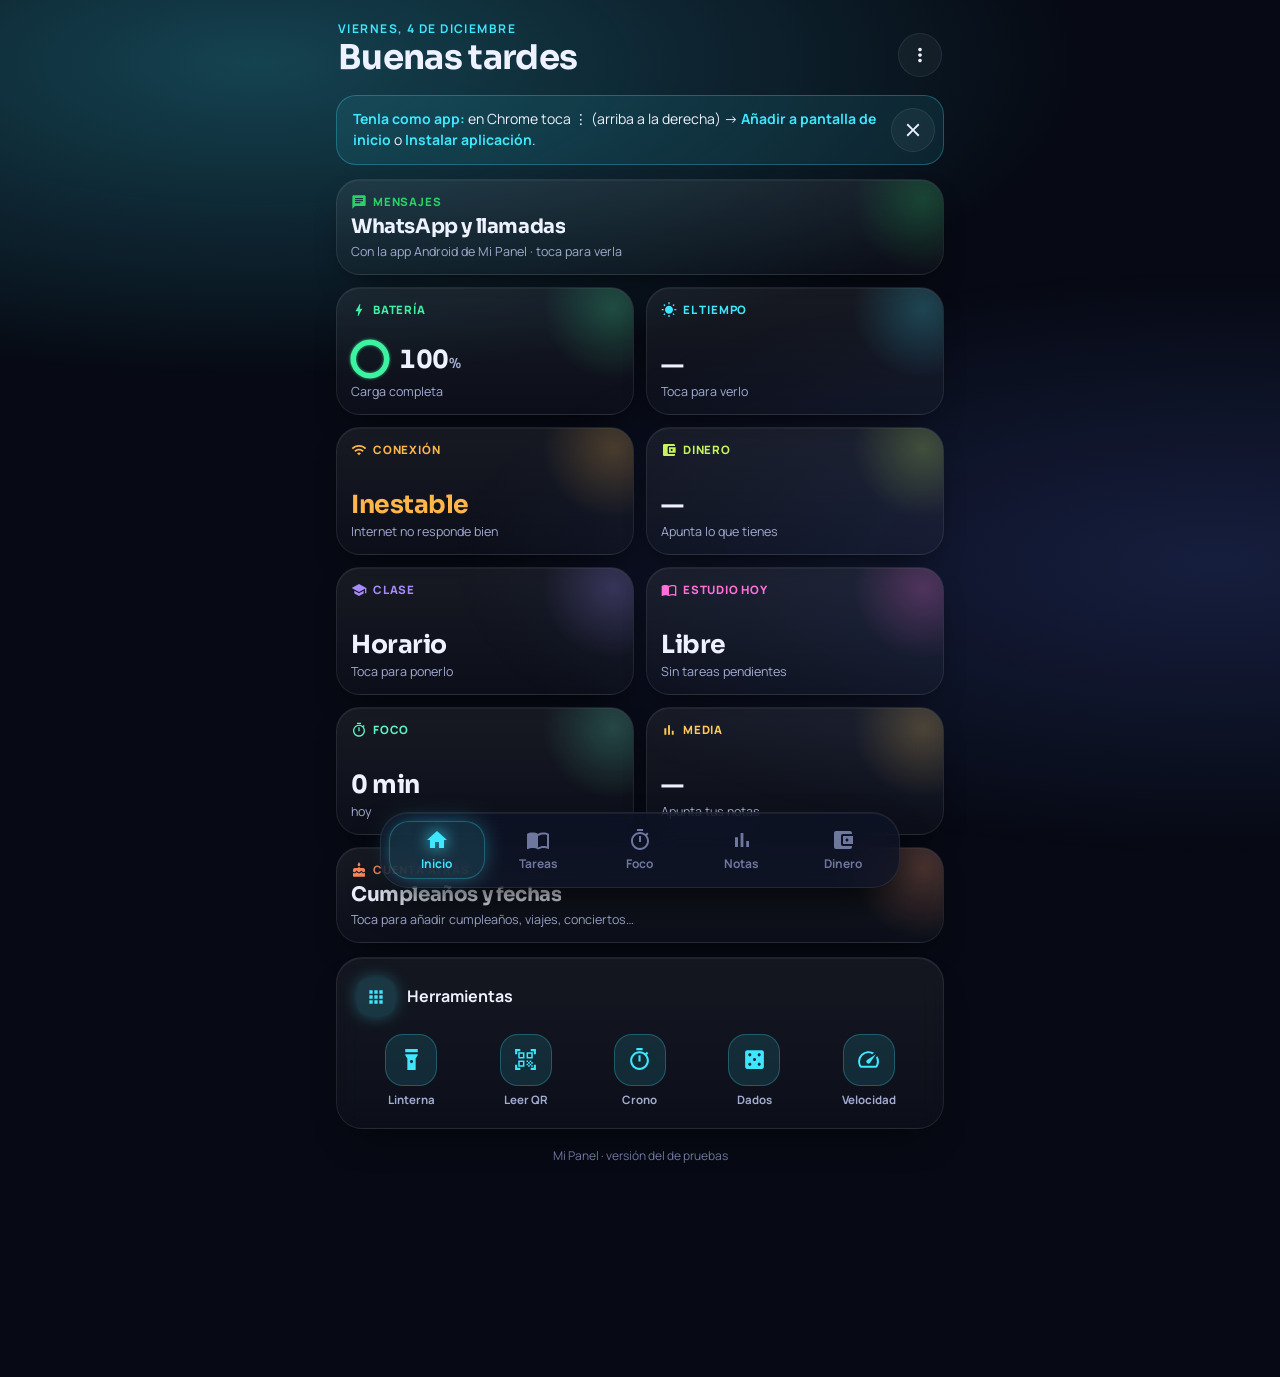
<file: app-web/index.html>
<!doctype html>
<html lang="es">
<head>
  <meta charset="utf-8">
  <meta name="viewport" content="width=device-width, initial-scale=1, viewport-fit=cover">
  <title>Mi Panel</title>
  <meta name="description" content="Tu panel de control: batería, el tiempo, clases, tareas, foco, notas y dinero.">
  <meta name="theme-color" content="#070a14">
  <meta name="color-scheme" content="dark">
  <meta name="mobile-web-app-capable" content="yes">
  <meta name="apple-mobile-web-app-capable" content="yes">
  <meta name="apple-mobile-web-app-title" content="Mi Panel">
  <link rel="manifest" href="manifest.webmanifest">
  <link rel="icon" href="icons/icon.svg" type="image/svg+xml">
  <link rel="apple-touch-icon" href="icons/apple-touch-icon.png">
  <link rel="preconnect" href="https://fonts.googleapis.com">
  <link rel="preconnect" href="https://fonts.gstatic.com" crossorigin>
  <link rel="stylesheet" href="https://fonts.googleapis.com/css2?family=Manrope:wght@400;500;600;700;800&family=Sora:wght@500;600;700;800&display=swap">
  <link rel="stylesheet" href="styles.css">
  <script type="module" src="app.js"></script>
</head>
<body class="standalone-page">
  <main id="view" aria-live="polite"></main>

  <nav class="tabbar" aria-label="Secciones">
    <button class="tab" data-tab="inicio" type="button">
      <svg viewBox="0 0 24 24" aria-hidden="true"><path d="M10,20v-6h4v6h5v-8h3L12,3 2,12h3v8z"/></svg>
      <span>Inicio</span>
    </button>
    <button class="tab" data-tab="tareas" type="button">
      <svg viewBox="0 0 24 24" aria-hidden="true"><path d="M21,5c-1.11,-0.35 -2.33,-0.5 -3.5,-0.5c-1.95,0 -4.05,0.4 -5.5,1.5c-1.45,-1.1 -3.55,-1.5 -5.5,-1.5S2.45,4.9 1,6v14.65c0,0.25 0.25,0.5 0.5,0.5c0.1,0 0.15,-0.05 0.25,-0.05C3.1,20.45 5.05,20 6.5,20c1.95,0 4.05,0.4 5.5,1.5c1.35,-0.85 3.8,-1.5 5.5,-1.5c1.65,0 3.35,0.3 4.75,1.05c0.1,0.05 0.15,0.05 0.25,0.05c0.25,0 0.5,-0.25 0.5,-0.5V6C22.4,5.55 21.75,5.25 21,5zM21,18.5c-1.1,-0.35 -2.3,-0.5 -3.5,-0.5c-1.7,0 -4.15,0.65 -5.5,1.5V8c1.35,-0.85 3.8,-1.5 5.5,-1.5c1.2,0 2.4,0.15 3.5,0.5V18.5z"/></svg>
      <span>Tareas</span>
    </button>
    <button class="tab" data-tab="foco" type="button">
      <svg viewBox="0 0 24 24" aria-hidden="true"><path d="M15,1H9v2h6V1zM11,14h2V8h-2v6zM19.03,7.39l1.42,-1.42c-0.43,-0.51 -0.9,-0.99 -1.41,-1.41l-1.42,1.42C16.07,4.74 14.12,4 12,4c-4.97,0 -9,4.03 -9,9s4.02,9 9,9 9,-4.03 9,-9c0,-2.12 -0.74,-4.07 -1.97,-5.61zM12,20c-3.87,0 -7,-3.13 -7,-7s3.13,-7 7,-7 7,3.13 7,7 -3.13,7 -7,7z"/></svg>
      <span>Foco</span>
    </button>
    <button class="tab" data-tab="notas" type="button">
      <svg viewBox="0 0 24 24" aria-hidden="true"><path d="M5,9.2h3V19H5V9.2zM10.6,5h2.8v14h-2.8V5zM16.2,13H19v6h-2.8v-6z"/></svg>
      <span>Notas</span>
    </button>
    <button class="tab" data-tab="dinero" type="button">
      <svg viewBox="0 0 24 24" aria-hidden="true"><path d="M21,18v1c0,1.1 -0.9,2 -2,2H5c-1.11,0 -2,-0.9 -2,-2V5c0,-1.1 0.89,-2 2,-2h14c1.1,0 2,0.9 2,2v1h-9c-1.11,0 -2,0.9 -2,2v8c0,1.1 0.89,2 2,2h9zM12,16h10V8H12v8zM16,13.5c-0.83,0 -1.5,-0.67 -1.5,-1.5s0.67,-1.5 1.5,-1.5 1.5,0.67 1.5,1.5 -0.67,1.5 -1.5,1.5z"/></svg>
      <span>Dinero</span>
    </button>
  </nav>

  <div id="snackbar" class="snackbar" role="status" hidden>
    <span id="snackbar-text"></span>
    <button id="snackbar-action" type="button" hidden></button>
  </div>

  <div id="overlay-root"></div>
  <noscript>Mi Panel necesita JavaScript activado.</noscript>
</body>
</html>
</file>
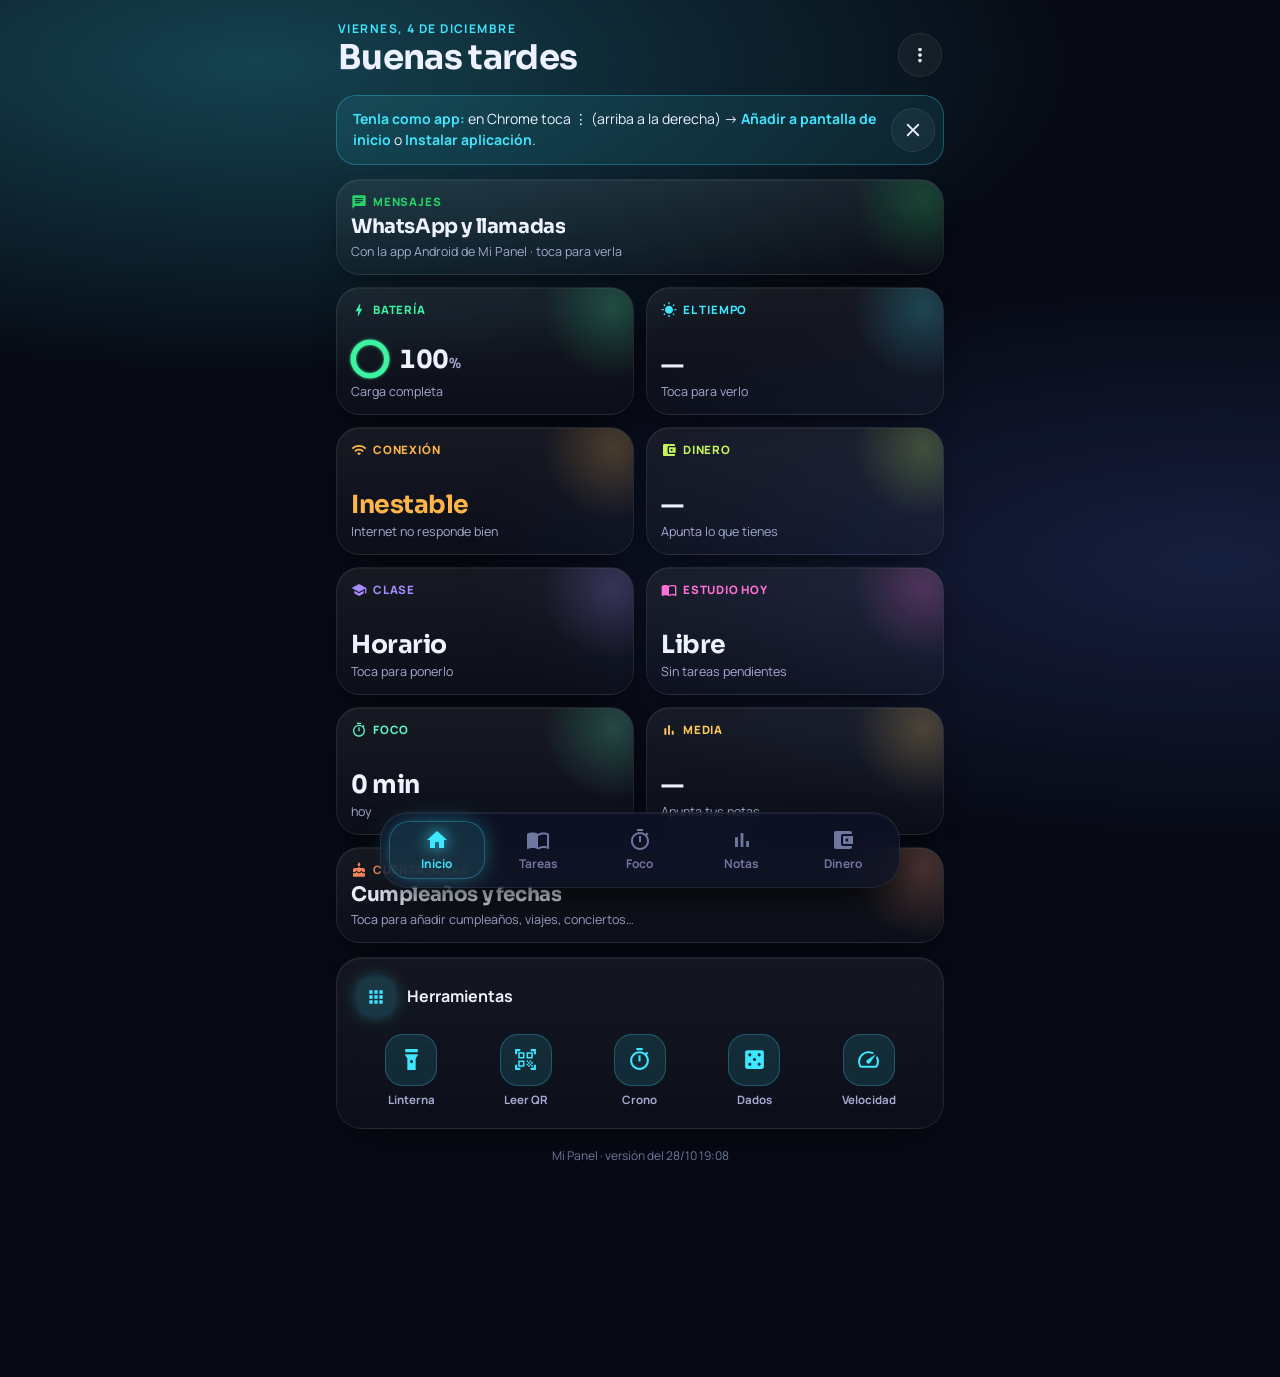
<file: docs/index.html>
<!doctype html>
<html lang="es">
<head>
  <meta charset="utf-8">
  <meta name="viewport" content="width=device-width, initial-scale=1, viewport-fit=cover">
  <title>Mi Panel</title>
  <meta name="description" content="Tu panel de control: batería, el tiempo, clases, tareas, foco, notas y dinero.">
  <meta name="theme-color" content="#070a14">
  <meta name="color-scheme" content="dark">
  <meta name="mobile-web-app-capable" content="yes">
  <meta name="apple-mobile-web-app-capable" content="yes">
  <meta name="apple-mobile-web-app-title" content="Mi Panel">
  <link rel="manifest" href="manifest.webmanifest">
  <link rel="icon" href="icons/icon.svg" type="image/svg+xml">
  <link rel="apple-touch-icon" href="icons/apple-touch-icon.png">
  <link rel="preconnect" href="https://fonts.googleapis.com">
  <link rel="preconnect" href="https://fonts.gstatic.com" crossorigin>
  <link rel="stylesheet" href="https://fonts.googleapis.com/css2?family=Manrope:wght@400;500;600;700;800&family=Sora:wght@500;600;700;800&display=swap">
  <link rel="stylesheet" href="styles.193138f519.css">
  <script type="module" src="app.feafe708c6.js"></script>
</head>
<body class="standalone-page">
  <main id="view" aria-live="polite"></main>

  <nav class="tabbar" aria-label="Secciones">
    <button class="tab" data-tab="inicio" type="button">
      <svg viewBox="0 0 24 24" aria-hidden="true"><path d="M10,20v-6h4v6h5v-8h3L12,3 2,12h3v8z"/></svg>
      <span>Inicio</span>
    </button>
    <button class="tab" data-tab="tareas" type="button">
      <svg viewBox="0 0 24 24" aria-hidden="true"><path d="M21,5c-1.11,-0.35 -2.33,-0.5 -3.5,-0.5c-1.95,0 -4.05,0.4 -5.5,1.5c-1.45,-1.1 -3.55,-1.5 -5.5,-1.5S2.45,4.9 1,6v14.65c0,0.25 0.25,0.5 0.5,0.5c0.1,0 0.15,-0.05 0.25,-0.05C3.1,20.45 5.05,20 6.5,20c1.95,0 4.05,0.4 5.5,1.5c1.35,-0.85 3.8,-1.5 5.5,-1.5c1.65,0 3.35,0.3 4.75,1.05c0.1,0.05 0.15,0.05 0.25,0.05c0.25,0 0.5,-0.25 0.5,-0.5V6C22.4,5.55 21.75,5.25 21,5zM21,18.5c-1.1,-0.35 -2.3,-0.5 -3.5,-0.5c-1.7,0 -4.15,0.65 -5.5,1.5V8c1.35,-0.85 3.8,-1.5 5.5,-1.5c1.2,0 2.4,0.15 3.5,0.5V18.5z"/></svg>
      <span>Tareas</span>
    </button>
    <button class="tab" data-tab="foco" type="button">
      <svg viewBox="0 0 24 24" aria-hidden="true"><path d="M15,1H9v2h6V1zM11,14h2V8h-2v6zM19.03,7.39l1.42,-1.42c-0.43,-0.51 -0.9,-0.99 -1.41,-1.41l-1.42,1.42C16.07,4.74 14.12,4 12,4c-4.97,0 -9,4.03 -9,9s4.02,9 9,9 9,-4.03 9,-9c0,-2.12 -0.74,-4.07 -1.97,-5.61zM12,20c-3.87,0 -7,-3.13 -7,-7s3.13,-7 7,-7 7,3.13 7,7 -3.13,7 -7,7z"/></svg>
      <span>Foco</span>
    </button>
    <button class="tab" data-tab="notas" type="button">
      <svg viewBox="0 0 24 24" aria-hidden="true"><path d="M5,9.2h3V19H5V9.2zM10.6,5h2.8v14h-2.8V5zM16.2,13H19v6h-2.8v-6z"/></svg>
      <span>Notas</span>
    </button>
    <button class="tab" data-tab="dinero" type="button">
      <svg viewBox="0 0 24 24" aria-hidden="true"><path d="M21,18v1c0,1.1 -0.9,2 -2,2H5c-1.11,0 -2,-0.9 -2,-2V5c0,-1.1 0.89,-2 2,-2h14c1.1,0 2,0.9 2,2v1h-9c-1.11,0 -2,0.9 -2,2v8c0,1.1 0.89,2 2,2h9zM12,16h10V8H12v8zM16,13.5c-0.83,0 -1.5,-0.67 -1.5,-1.5s0.67,-1.5 1.5,-1.5 1.5,0.67 1.5,1.5 -0.67,1.5 -1.5,1.5z"/></svg>
      <span>Dinero</span>
    </button>
  </nav>

  <div id="snackbar" class="snackbar" role="status" hidden>
    <span id="snackbar-text"></span>
    <button id="snackbar-action" type="button" hidden></button>
  </div>

  <div id="overlay-root"></div>
  <noscript>Mi Panel necesita JavaScript activado.</noscript>
</body>
</html>
</file>
<file: app-web/styles.css>
/* Mi Panel · "luces de noche": fondo azul noche, tarjetas de cristal y una luz de color
   por sección (Estado cian, Tareas violeta, Notas ámbar) que tiñe anillos, barras y botones.
   Diseño oscuro a propósito: las luces solo lucen sobre fondo oscuro. */
:root {
  color-scheme: dark;
  --bg: #070a14;
  --bg-raised: #0e1326;
  --sheet: #0b1020;
  --glass: rgba(255, 255, 255, 0.045);
  --glass-strong: rgba(255, 255, 255, 0.08);
  --stroke: rgba(255, 255, 255, 0.08);
  --stroke-strong: rgba(255, 255, 255, 0.16);
  --text: #eef1ff;
  --muted: #a2abd0;
  --faint: #6e779e;
  --track: rgba(255, 255, 255, 0.08);

  --cyan: #3ee6ff;
  --blue: #5b7cff;
  --violet: #a68bff;
  --pink: #ff6fd8;
  --amber: #ffc857;
  --coral: #ff8a5b;
  --mint: #5cf2c2;
  --teal: #2ec5ff;
  --lime: #c6f25a;
  --green: #45e08e;

  --good: #3df2a0;
  --warning: #ffb547;
  --bad: #ff5d7a;
  --neutral: #8a93b8;

  --accent: var(--cyan);
  --accent-2: var(--blue);
  --on-accent: #06101f;

  --scrim: rgba(3, 5, 12, 0.72);
  --radius: 26px;
  --tabbar-h: 76px;

  --font-display: "Sora", "Segoe UI", Roboto, system-ui, sans-serif;
  --font-body: "Manrope", "Segoe UI", Roboto, system-ui, sans-serif;
}

body[data-section="tareas"] { --accent: var(--violet); --accent-2: var(--pink); }
body[data-section="notas"] { --accent: var(--amber); --accent-2: var(--coral); }
body[data-section="foco"] { --accent: var(--mint); --accent-2: var(--teal); }
body[data-section="dinero"] { --accent: var(--lime); --accent-2: var(--green); --on-accent: #0c1505; }

* { box-sizing: border-box; }
html, body { margin: 0; }

body {
  background: var(--bg);
  color: var(--text);
  font-family: var(--font-body);
  font-size: 16px;
  line-height: 1.45;
  -webkit-tap-highlight-color: transparent;
  padding-bottom: calc(var(--tabbar-h) + 24px + env(safe-area-inset-bottom, 0px));
  overflow-x: hidden;
  min-height: 100%;
}

/* Las luces del fondo: dos manchas de color de la sección que se mueven muy despacio. */
body::before, body::after {
  content: "";
  position: fixed;
  z-index: -1;
  pointer-events: none;
  border-radius: 50%;
  transition: background 0.6s ease;
}
body::before {
  width: 130vw; height: 70vh; left: -45vw; top: -28vh;
  background: radial-gradient(closest-side, color-mix(in srgb, var(--accent) 26%, transparent), transparent);
  animation: drift 18s ease-in-out infinite alternate;
}
body::after {
  width: 120vw; height: 65vh; right: -55vw; top: 30vh;
  background: radial-gradient(closest-side, color-mix(in srgb, var(--accent-2) 18%, transparent), transparent);
  animation: drift 22s ease-in-out infinite alternate-reverse;
}
@keyframes drift { to { transform: translate3d(8vw, 4vh, 0) scale(1.08); } }

button, input, textarea { font: inherit; color: inherit; }
button { cursor: pointer; }

main {
  max-width: 640px;
  margin: 0 auto;
  padding-block: 6px 112px; /* sitio para que el botón flotante no tape lo último */
  padding-left: max(16px, env(safe-area-inset-left, 0px));
  padding-right: max(16px, env(safe-area-inset-right, 0px));
}
/* Fuera de claude.ai la propia página deja sitio a la barra de estado del móvil. */
.standalone-page main { padding-top: calc(env(safe-area-inset-top, 0px) + 10px); }

.num, .hero, .pct, .big, .value, .stat b { font-family: var(--font-display); font-variant-numeric: tabular-nums; }

/* ---------------------------------------------------------------- Cabecera */
.topbar { display: flex; align-items: flex-end; gap: 8px; padding: 10px 2px 18px; }
.topbar .titles { flex: 1; min-width: 0; }
.eyebrow {
  margin: 0; font-size: 12px; font-weight: 700; letter-spacing: 0.12em; text-transform: uppercase;
  color: var(--accent);
}
.topbar h1 {
  margin: 2px 0 0; font-family: var(--font-display); font-size: 34px; line-height: 1.1; font-weight: 700;
  letter-spacing: -0.02em; text-wrap: balance;
}

.icon-btn {
  width: 44px; height: 44px; flex: none;
  border: 1px solid var(--stroke); border-radius: 50%;
  background: var(--glass); color: var(--text);
  display: grid; place-items: center;
}
.icon-btn:active { background: var(--glass-strong); }
.icon-btn svg { width: 22px; height: 22px; fill: currentColor; }
.icon-btn.ghost { border-color: transparent; background: transparent; }

/* ---------------------------------------------------------------- Tarjetas de cristal */
.stack { display: grid; gap: 14px; }
.stack > * { animation: rise 0.45s cubic-bezier(.2, .8, .2, 1) both; }
.stack > *:nth-child(2) { animation-delay: 0.04s; }
.stack > *:nth-child(3) { animation-delay: 0.08s; }
.stack > *:nth-child(4) { animation-delay: 0.12s; }
.stack > *:nth-child(n+5) { animation-delay: 0.16s; }
.stack.still > * { animation: none; }

.card {
  position: relative;
  background: linear-gradient(180deg, rgba(255, 255, 255, 0.06), rgba(255, 255, 255, 0.025));
  border: 1px solid var(--stroke);
  border-radius: var(--radius);
  padding: 20px;
  box-shadow: inset 0 1px 0 rgba(255, 255, 255, 0.06), 0 20px 40px -24px rgba(0, 0, 0, 0.8);
  backdrop-filter: blur(14px);
  -webkit-backdrop-filter: blur(14px);
}
.card-head { display: flex; flex-wrap: wrap; align-items: center; gap: 8px 12px; margin-bottom: 16px; }
/* El título no se parte en dos líneas: si no cabe, la etiqueta de la derecha baja a la siguiente. */
.card-head h2 { font-size: 16px; font-weight: 700; margin: 0; flex: 1 0 auto; white-space: nowrap; }
.badge-icon {
  width: 38px; height: 38px; border-radius: 12px; flex: none;
  display: grid; place-items: center;
  background: color-mix(in srgb, var(--accent) 16%, transparent);
  color: var(--accent);
  box-shadow: 0 0 18px -4px color-mix(in srgb, var(--accent) 60%, transparent);
}
.badge-icon svg { width: 20px; height: 20px; fill: currentColor; }

.hint { color: var(--muted); font-size: 15px; margin: 0; }
.small { font-size: 13px; color: var(--muted); }
.strong { font-weight: 700; }
.row { display: flex; align-items: center; gap: 12px; }
.grow { flex: 1; min-width: 0; }
.mt8 { margin-top: 8px; } .mt12 { margin-top: 12px; } .mt16 { margin-top: 16px; }

.grid2 { display: grid; grid-template-columns: 1fr 1fr; gap: 10px; }
.cell { background: var(--glass); border: 1px solid var(--stroke); border-radius: 16px; padding: 12px 14px; min-width: 0; }
.cell .label { font-size: 12px; color: var(--muted); white-space: nowrap; overflow: hidden; text-overflow: ellipsis; }
.cell .value { font-size: 17px; font-weight: 600; white-space: nowrap; overflow: hidden; text-overflow: ellipsis; margin-top: 2px; }

.pill {
  display: inline-flex; align-items: center; gap: 6px;
  padding: 5px 11px; border-radius: 99px; font-size: 13px; font-weight: 700;
  color: var(--pill, var(--accent));
  background: color-mix(in srgb, var(--pill, var(--accent)) 14%, transparent);
  border: 1px solid color-mix(in srgb, var(--pill, var(--accent)) 30%, transparent);
}
.pill svg { width: 15px; height: 15px; fill: currentColor; flex: none; }
.pills .pill { white-space: nowrap; }
.pills { display: flex; flex-wrap: wrap; gap: 6px; }

/* Barra de progreso con luz (SVG, colores lisos) */
.meter { --meter: var(--accent); display: block; width: 100%; height: 10px; overflow: visible; }
.meter.thick { height: 12px; }
.meter-track { fill: var(--track); }
.meter-fill {
  fill: var(--meter);
  filter: drop-shadow(0 0 5px color-mix(in srgb, var(--meter) 70%, transparent));
}

/* Anillo de progreso (SVG: pista + arco liso con luz, empieza arriba) */
.ring {
  --p: 0; --c1: var(--accent); --c2: var(--accent-2); --sw: 10;
  display: block; flex: none; width: 132px; height: 132px; overflow: visible;
}
.ring circle { fill: none; stroke-width: calc(var(--sw) * 1px); }
.ring-track { stroke: var(--track); }
.ring-bar {
  stroke: var(--c1); stroke-linecap: round;
  stroke-dasharray: calc(var(--p) * 1px) 200px;
  filter: drop-shadow(0 0 4px color-mix(in srgb, var(--c1) 80%, transparent));
  transition: stroke-dasharray 0.6s cubic-bezier(.2, .8, .2, 1);
}
.ring.empty .ring-bar { stroke: none; }
.ring-wrap { position: relative; flex: none; display: grid; place-items: center; }
.ring-wrap .center { position: absolute; inset: 0; display: grid; place-content: center; text-align: center; }
.ring-wrap.sm .ring { width: 60px; height: 60px; --sw: 11; }
.ring-wrap.md .ring { width: 100px; height: 100px; }

.btn {
  border: 0; border-radius: 99px; padding: 11px 20px; min-height: 46px; font-weight: 700;
  color: var(--on-accent);
  background: linear-gradient(135deg, var(--accent), var(--accent-2));
  box-shadow: 0 8px 24px -10px color-mix(in srgb, var(--accent) 80%, transparent);
  transition: transform 0.12s ease, filter 0.2s ease;
}
.btn.block { width: 100%; }
.btn.glass { background: var(--glass-strong); color: var(--text); border: 1px solid var(--stroke); box-shadow: none; }
.btn.outline { background: transparent; color: var(--accent); border: 1px solid color-mix(in srgb, var(--accent) 45%, transparent); box-shadow: none; }
.btn.text { background: transparent; color: var(--accent); padding: 10px 14px; box-shadow: none; }
.btn.danger { background: transparent; color: var(--bad); box-shadow: none; }
.btn:disabled { opacity: 0.4; cursor: default; filter: grayscale(0.4); }
.btn:active:not(:disabled), .quick button:active, .fab:active { transform: scale(0.96); }

/* ---------------------------------------------------------------- Estado */
.battery { display: flex; align-items: center; gap: 20px; }
.battery .pct { font-size: 34px; font-weight: 700; line-height: 1; letter-spacing: -0.02em; }
.battery .pct.full { font-size: 29px; }
.battery .pct small { font-size: 0.5em; font-weight: 600; margin-left: 2px; color: var(--muted); }
.bolt { width: 22px; height: 22px; margin: 0 auto 2px; animation: pulse 1.6s ease-in-out infinite; }
.headline { font-family: var(--font-display); font-size: 22px; font-weight: 700; margin: 0; letter-spacing: -0.01em; }
@keyframes pulse { 50% { opacity: 0.45; transform: scale(0.9); } }

.bars { display: flex; align-items: flex-end; gap: 4px; width: 50px; height: 40px; flex: none; }
.bars i { flex: 1; border-radius: 4px; background: var(--track); }
.bars i.on { background: currentColor; box-shadow: 0 0 10px currentColor; }

.stats3 { display: grid; grid-template-columns: repeat(3, 1fr); text-align: center; gap: 8px; }
.stats3 .big { font-size: 26px; font-weight: 700; }
.divider { height: 1px; background: var(--stroke); margin: 18px 0 16px; border: 0; }

/* ---------------------------------------------------------------- Tareas */
.plan .plan-top { display: flex; align-items: center; gap: 18px; }
.plan .big { font-size: 25px; font-weight: 700; line-height: 1.15; margin: 4px 0 2px; letter-spacing: -0.01em; }
.plan .ring-wrap .center b { font-family: var(--font-display); font-size: 22px; line-height: 1; }
.plan .ring-wrap .center span { font-size: 11px; color: var(--muted); margin-top: 2px; }
.stats2 { display: grid; grid-template-columns: 1fr 1fr; gap: 10px; margin-top: 16px; }
.stat { background: var(--glass); border: 1px solid var(--stroke); border-radius: 16px; padding: 12px 14px; min-width: 0; }
.stat span { display: block; font-size: 12px; color: var(--muted); }
.stat b { display: block; font-size: 17px; font-weight: 700; margin-top: 2px; overflow-wrap: anywhere; }
.stat em { display: block; font-style: normal; font-size: 13px; color: var(--muted); overflow-wrap: anywhere; }

.task .task-top { display: flex; align-items: flex-start; gap: 14px; }
.task-title { font-size: 18px; font-weight: 700; margin: 0 0 8px; overflow-wrap: anywhere; line-height: 1.25; }
.task .ring-wrap .center { font-family: var(--font-display); font-size: 14px; font-weight: 700; }
.task .notes { color: var(--muted); font-size: 14px; margin: 12px 0 0; }
.task .numbers { display: flex; align-items: baseline; justify-content: space-between; gap: 8px; margin: 16px 0 8px; }
.task .numbers b { font-family: var(--font-display); font-size: 22px; }
.task .numbers span { color: var(--muted); font-size: 14px; }
.today-line {
  display: flex; align-items: center; gap: 10px; margin-top: 12px;
  padding: 10px 12px; border-radius: 14px; background: var(--glass); border: 1px solid var(--stroke); font-size: 14px;
}
.today-line b { font-family: var(--font-display); }
.today-line .status-dot { width: 8px; height: 8px; border-radius: 50%; flex: none; background: var(--accent); box-shadow: 0 0 10px var(--accent); }
.today-line.done { color: var(--good); border-color: color-mix(in srgb, var(--good) 35%, transparent); background: color-mix(in srgb, var(--good) 8%, transparent); }
.today-line.done .status-dot { background: var(--good); box-shadow: 0 0 10px var(--good); }
.quick { display: grid; grid-template-columns: 1fr 1fr 1fr 1.5fr; gap: 8px; margin-top: 14px; }
.quick button {
  min-height: 46px; border-radius: 14px; font-weight: 700; font-family: var(--font-display);
  border: 1px solid var(--stroke); background: var(--glass-strong); color: var(--text);
  transition: transform 0.12s ease;
}
.quick button.log {
  border-color: color-mix(in srgb, var(--accent) 50%, transparent); color: var(--accent);
  background: color-mix(in srgb, var(--accent) 10%, transparent); font-family: var(--font-body);
}

.check {
  width: 28px; height: 28px; border-radius: 9px; flex: none; margin-top: 1px;
  border: 2px solid color-mix(in srgb, var(--accent) 70%, transparent); background: transparent;
}
.check:active { background: color-mix(in srgb, var(--accent) 25%, transparent); }

.done-head {
  display: flex; align-items: center; width: 100%; border: 0; background: transparent;
  padding: 14px 6px 4px; font-size: 15px; font-weight: 700; color: var(--muted); letter-spacing: 0.04em;
}
.done-head svg { width: 22px; height: 22px; fill: currentColor; }
.done-item { display: flex; align-items: center; gap: 12px; background: var(--glass); border: 1px solid var(--stroke); border-radius: 20px; padding: 10px 6px 10px 14px; }
.done-item .ok { width: 26px; height: 26px; fill: var(--good); flex: none; filter: drop-shadow(0 0 8px color-mix(in srgb, var(--good) 60%, transparent)); }

.empty { text-align: center; padding: 56px 24px; }
.empty .glow-icon {
  width: 96px; height: 96px; margin: 0 auto; border-radius: 30px; display: grid; place-items: center;
  background: color-mix(in srgb, var(--accent) 14%, transparent);
  border: 1px solid color-mix(in srgb, var(--accent) 30%, transparent);
  box-shadow: 0 0 60px -10px color-mix(in srgb, var(--accent) 70%, transparent);
}
.empty svg { width: 48px; height: 48px; fill: var(--accent); }
.empty h2 { font-family: var(--font-display); font-size: 22px; font-weight: 700; margin: 22px 0 8px; }
.empty .hint { max-width: 34ch; margin: 0 auto; }

.fab {
  position: fixed; z-index: 5;
  right: max(16px, env(safe-area-inset-right, 0px), calc(50vw - 304px));
  bottom: calc(var(--tabbar-h) + 30px + env(safe-area-inset-bottom, 0px));
  display: inline-flex; align-items: center; gap: 8px;
  border: 0; border-radius: 20px; padding: 15px 20px 15px 16px;
  color: var(--on-accent); font-weight: 800;
  background: linear-gradient(135deg, var(--accent), var(--accent-2));
  box-shadow: 0 12px 30px -8px color-mix(in srgb, var(--accent) 75%, transparent), inset 0 1px 0 rgba(255, 255, 255, 0.35);
  transition: transform 0.12s ease;
}
.fab svg { width: 24px; height: 24px; fill: currentColor; }

/* ---------------------------------------------------------------- Notas */
.avg { display: flex; align-items: flex-end; gap: 14px; flex-wrap: wrap; }
.hero {
  font-size: 68px; line-height: 0.95; font-weight: 800; letter-spacing: -0.04em;
  color: #fff3d6;
  text-shadow: 0 0 18px color-mix(in srgb, var(--accent) 75%, transparent), 0 0 46px color-mix(in srgb, var(--accent-2) 45%, transparent);
}
.hero .dec { color: var(--accent); }
.chart svg { display: block; width: 100%; overflow: visible; }
.chart .bar { fill: var(--accent); filter: drop-shadow(0 0 6px color-mix(in srgb, var(--accent) 60%, transparent)); }
.chart .grid { stroke: var(--stroke-strong); stroke-width: 1; }
.chart .pass { stroke: color-mix(in srgb, var(--accent) 60%, transparent); stroke-width: 1; }
.chart text { fill: var(--text); font-size: 14px; font-family: var(--font-body); }
.chart text.axis { fill: var(--faint); font-size: 11px; }
.chart text.value { font-weight: 700; font-family: var(--font-display); fill: var(--text); }
.chart .hit { fill: transparent; stroke: none; cursor: pointer; }
.chart .sel { fill: var(--glass-strong); stroke: none; }
.chart-detail { margin: 12px 0 0; font-size: 14px; color: var(--muted); }
.chart-detail b { color: var(--text); }

.subject-head { display: flex; align-items: center; gap: 12px; }
.subject-head h2 { margin: 0; font-size: 17px; font-weight: 700; flex: 1; min-width: 0; overflow-wrap: anywhere; }
.subject-avg { text-align: right; }
.subject-avg b { font-family: var(--font-display); font-size: 26px; font-weight: 700; display: block; line-height: 1.05; }
.grade-list { margin-top: 14px; display: grid; gap: 6px; }
.grade-row {
  display: flex; align-items: center; width: 100%; gap: 12px; padding: 8px 12px 8px 8px;
  border: 1px solid var(--stroke); border-radius: 16px; background: var(--glass); text-align: left;
}
.grade-row .v {
  width: 50px; height: 42px; border-radius: 12px; flex: none; display: grid; place-items: center;
  font-family: var(--font-display); font-size: 17px; font-weight: 700;
  background: color-mix(in srgb, var(--grade, var(--accent)) 16%, transparent);
  color: var(--grade, var(--accent));
}
.grade-row .edit { color: var(--faint); font-size: 13px; font-weight: 600; }

/* ---------------------------------------------------------------- Barra de pestañas flotante */
.tabbar {
  position: fixed; z-index: 10;
  left: max(12px, env(safe-area-inset-left, 0px)); right: max(12px, env(safe-area-inset-right, 0px));
  bottom: calc(12px + env(safe-area-inset-bottom, 0px));
  max-width: 520px; margin: 0 auto; height: var(--tabbar-h);
  display: flex; gap: 6px; padding: 8px;
  border-radius: 28px;
  background: rgba(14, 19, 38, 0.74);
  border: 1px solid var(--stroke);
  box-shadow: 0 18px 40px -12px rgba(0, 0, 0, 0.9), inset 0 1px 0 rgba(255, 255, 255, 0.06);
  backdrop-filter: blur(20px) saturate(140%);
  -webkit-backdrop-filter: blur(20px) saturate(140%);
}
.tab {
  flex: 1; min-width: 0; border: 0; border-radius: 20px; background: transparent;
  display: flex; flex-direction: column; align-items: center; justify-content: center; gap: 3px;
  font-size: 12px; font-weight: 700; color: var(--faint);
  transition: background 0.25s ease, color 0.25s ease;
}
.tab svg { width: 24px; height: 24px; fill: currentColor; }
.tab[data-tab="inicio"] { --tab: var(--cyan); }
.tab[data-tab="dinero"] { --tab: var(--lime); }
.tab[data-tab="tareas"] { --tab: var(--violet); }
.tab[data-tab="notas"] { --tab: var(--amber); }
.tab[data-tab="foco"] { --tab: var(--mint); }
.tab[aria-current="page"] {
  color: var(--tab);
  background: color-mix(in srgb, var(--tab) 13%, transparent);
  box-shadow: inset 0 0 0 1px color-mix(in srgb, var(--tab) 28%, transparent), 0 0 24px -6px color-mix(in srgb, var(--tab) 60%, transparent);
}
.tab[aria-current="page"] svg { filter: drop-shadow(0 0 8px var(--tab)); }

/* ---------------------------------------------------------------- Aviso inferior */
.snackbar {
  position: fixed; z-index: 30; margin: 0 auto; max-width: 560px;
  left: max(16px, env(safe-area-inset-left, 0px)); right: max(16px, env(safe-area-inset-right, 0px));
  bottom: calc(var(--tabbar-h) + 26px + env(safe-area-inset-bottom, 0px));
  display: flex; align-items: center; gap: 8px;
  background: #1a2140; color: var(--text); border: 1px solid var(--stroke-strong);
  border-radius: 16px; padding: 6px 8px 6px 16px;
  box-shadow: 0 18px 40px -12px rgba(0, 0, 0, 0.9);
  animation: rise 0.25s ease both;
}
.snackbar span { flex: 1; padding: 8px 0; font-size: 14px; }
.snackbar button { border: 0; background: transparent; color: var(--accent); font-weight: 800; padding: 10px; }
.snackbar[hidden] { display: none; }

/* ---------------------------------------------------------------- Diálogos y editores */
.scrim {
  position: fixed; inset: 0; z-index: 40; background: var(--scrim);
  display: grid; place-items: center; padding: 16px;
  backdrop-filter: blur(6px); -webkit-backdrop-filter: blur(6px);
  animation: fade 0.15s ease;
}
.dialog {
  background: linear-gradient(180deg, #141a33, var(--sheet));
  border: 1px solid var(--stroke-strong);
  border-radius: 28px; padding: 24px; width: 100%; max-width: 420px;
  max-height: calc(100dvh - 32px); overflow: auto;
  box-shadow: 0 30px 60px -20px rgba(0, 0, 0, 0.9), 0 0 60px -30px var(--accent);
  animation: pop 0.25s cubic-bezier(.2, 1.2, .4, 1);
}
.dialog h2 { font-family: var(--font-display); font-size: 21px; font-weight: 700; margin: 0 0 10px; }
.dialog .actions { display: flex; justify-content: flex-end; gap: 4px; margin-top: 16px; }
.sheet {
  position: fixed; inset: 0; z-index: 40; background: var(--sheet);
  display: flex; flex-direction: column; overflow: hidden; animation: up 0.2s ease;
}
.sheet::before {
  content: ""; position: absolute; inset: -20% -40% auto; height: 60%; pointer-events: none;
  background: radial-gradient(closest-side, color-mix(in srgb, var(--accent) 16%, transparent), transparent);
}
.sheet .bar { position: relative; display: flex; align-items: center; gap: 8px; padding: calc(env(safe-area-inset-top, 0px) + 8px) 12px 8px; }
.sheet .bar h2 { flex: 1; font-family: var(--font-display); font-size: 20px; font-weight: 700; margin: 0 0 0 4px; }
.sheet .bar .btn { min-height: 40px; padding: 8px 18px; }
.sheet form, .sheet .sheet-body { position: relative; flex: 1; overflow: auto; padding: 12px 20px 32px; max-width: 640px; width: 100%; margin: 0 auto; }

.field { display: block; margin-bottom: 16px; }
.field > span { display: block; font-size: 13px; font-weight: 700; color: var(--muted); margin: 0 0 7px 4px; }
.field input, .field textarea {
  width: 100%; padding: 14px 16px; border-radius: 16px; border: 1px solid var(--stroke-strong);
  background: var(--glass); font-size: 16px; outline: none; color-scheme: dark;
  transition: border-color 0.2s, box-shadow 0.2s;
}
.field input::placeholder, .field textarea::placeholder { color: var(--faint); }
.field input:focus, .field textarea:focus {
  border-color: var(--accent);
  box-shadow: 0 0 0 4px color-mix(in srgb, var(--accent) 18%, transparent), 0 0 24px -8px var(--accent);
}
.field small { display: block; margin: 7px 0 0 4px; color: var(--muted); font-size: 13px; }
.field small.error { color: var(--bad); }
.field input[aria-invalid="true"] { border-color: var(--bad); }
.preview {
  border-radius: 16px; padding: 14px 16px; margin: -4px 0 16px; font-size: 15px;
  background: color-mix(in srgb, var(--accent) 10%, transparent);
  border: 1px solid color-mix(in srgb, var(--accent) 30%, transparent);
}
.segmented { display: grid; grid-template-columns: 1fr 1fr; gap: 4px; padding: 4px; border-radius: 99px; background: var(--glass); border: 1px solid var(--stroke); margin-bottom: 14px; }
.segmented button { border: 0; border-radius: 99px; background: transparent; padding: 10px; font-weight: 700; color: var(--muted); }
.segmented button[aria-pressed="true"] { color: var(--on-accent); background: linear-gradient(135deg, var(--accent), var(--accent-2)); }
.chips { display: flex; gap: 8px; overflow-x: auto; margin: -8px 0 16px; padding-bottom: 2px; }
.chips button { flex: none; border: 1px solid var(--stroke-strong); background: var(--glass); border-radius: 99px; padding: 7px 14px; font-weight: 600; }

.menu {
  position: absolute; z-index: 45; min-width: 210px; padding: 6px;
  background: #151b35; border: 1px solid var(--stroke-strong); border-radius: 18px;
  box-shadow: 0 24px 50px -16px rgba(0, 0, 0, 0.95);
  animation: pop 0.15s ease;
}
.menu button { display: block; width: 100%; text-align: left; border: 0; border-radius: 12px; background: transparent; padding: 12px 14px; font-weight: 600; }
.menu button:active { background: var(--glass-strong); }
.menu button.danger { color: var(--bad); }

/* ---------------------------------------------------------------- ¡Terminado! */
.celebrate { position: fixed; inset: 0; z-index: 50; background: var(--scrim); display: grid; place-items: center; padding: 24px; }
.celebrate canvas { position: absolute; inset: 0; width: 100%; height: 100%; pointer-events: none; }
.celebrate .dialog {
  position: relative; text-align: center; display: grid; gap: 8px;
  box-shadow: 0 0 90px -20px var(--good), 0 30px 60px -20px rgba(0, 0, 0, 0.9);
}
.celebrate .burst {
  width: 104px; height: 104px; margin: 0 auto 4px; border-radius: 50%; display: grid; place-items: center; font-size: 54px;
  background: radial-gradient(circle, color-mix(in srgb, var(--good) 35%, transparent), transparent 70%);
  animation: glowpulse 1.8s ease-in-out infinite;
}
.celebrate h2 {
  font-size: 34px; margin: 0; font-weight: 800;
  color: #c9ffe8; text-shadow: 0 0 22px color-mix(in srgb, var(--good) 65%, transparent);
}
.celebrate .btn { --accent: var(--good); --accent-2: #7affd0; }
@keyframes glowpulse { 50% { transform: scale(1.06); filter: brightness(1.2); } }

.install {
  display: flex; align-items: center; gap: 12px; margin-bottom: 14px;
  border-radius: 20px; padding: 12px 8px 12px 16px; font-size: 14px;
  background: color-mix(in srgb, var(--accent) 9%, transparent);
  border: 1px solid color-mix(in srgb, var(--accent) 28%, transparent);
}
.install p { margin: 0; flex: 1; }
.install b { color: var(--accent); }
.install-big { align-items: flex-start; padding: 16px 8px 16px 18px; }
.install-big p:first-child { font-size: 15px; }
.install a:not(.btn) { color: var(--accent); font-weight: 700; }
.install .btn, .install a.btn { display: inline-flex; align-items: center; gap: 6px; text-decoration: none; }
.install .btn svg { width: 20px; height: 20px; fill: currentColor; }
.install-actions { display: flex; flex-wrap: wrap; align-items: center; gap: 8px; margin-top: 12px; }
.link-box {
  padding: 12px 14px; border-radius: 14px; background: var(--glass); border: 1px solid var(--stroke-strong);
  font-size: 14px; overflow-wrap: anywhere; user-select: all; -webkit-user-select: all;
}

.loading { color: var(--muted); text-align: center; padding: 64px 0; }

.btn:focus-visible, .icon-btn:focus-visible, .tab:focus-visible, .grade-row:focus-visible,
.done-head:focus-visible, .quick button:focus-visible, .fab:focus-visible, .check:focus-visible {
  outline: 2px solid var(--accent); outline-offset: 3px;
}

/* ---------------------------------------------------------------- Gráficas nuevas */
.chart .col { fill: var(--accent); fill-opacity: 0.7; filter: drop-shadow(0 0 6px color-mix(in srgb, var(--accent) 55%, transparent)); }
.chart .col.today { fill-opacity: 1; filter: drop-shadow(0 0 12px var(--accent)); }
.chart .zero { fill: var(--stroke-strong); }
.chart text.today-label { fill: var(--accent); font-weight: 700; }
.chart .line { fill: none; stroke: var(--accent); stroke-width: 2.5; stroke-linecap: round; stroke-linejoin: round; filter: drop-shadow(0 0 6px var(--accent)); }
.chart .area { stroke: none; fill: var(--accent); fill-opacity: 0.1; }
.chart .dot { fill: var(--accent); stroke: none; }
.chart .dot.last, .chart .dot.picked { filter: drop-shadow(0 0 8px var(--accent)); }
.chart.anim .col { animation: growY 0.7s cubic-bezier(.2, .8, .2, 1) both; transform-box: fill-box; transform-origin: bottom; }
.chart.anim .bar { animation: growX 0.7s cubic-bezier(.2, .8, .2, 1) both; transform-box: fill-box; transform-origin: left; }
.chart.anim .line { stroke-dasharray: 1; stroke-dashoffset: 1; animation: draw 1.1s ease-out forwards; }
.chart.anim .area, .chart.anim .dot, .chart.anim text.value { animation: fade 0.8s ease 0.4s both; }
.spark { flex: none; overflow: visible; }
.spark .pass { stroke: var(--stroke-strong); stroke-width: 1; }
@keyframes growY { from { transform: scaleY(0); } }
@keyframes growX { from { transform: scaleX(0); } }
@keyframes draw { to { stroke-dashoffset: 0; } }

.mini-stats { display: flex; gap: 22px; margin: -2px 0 10px; flex-wrap: wrap; }
.mini-stats div { display: grid; }
.mini-stats b { font-size: 24px; font-weight: 700; line-height: 1.1; }
.mini-stats span { font-size: 12px; color: var(--muted); }

/* Conexión: luz que late en el color de la calidad medida */
.orb {
  --orb: var(--accent);
  position: relative; width: 46px; height: 46px; flex: none; border-radius: 50%;
  background: radial-gradient(circle, var(--orb) 0 22%, color-mix(in srgb, var(--orb) 25%, transparent) 23% 100%);
  box-shadow: 0 0 24px -4px var(--orb);
}
.orb::after {
  content: ""; position: absolute; inset: 0; border-radius: 50%;
  border: 2px solid var(--orb); animation: ripple 2.2s ease-out infinite;
}
@keyframes ripple { from { transform: scale(0.5); opacity: 0.9; } to { transform: scale(1.35); opacity: 0; } }

/* Próximos exámenes */
.exam-list { display: grid; gap: 10px; }
.exam-row { display: flex; align-items: center; gap: 14px; padding: 10px; border-radius: 18px; background: var(--glass); border: 1px solid var(--stroke); }
.date-block {
  width: 56px; flex: none; text-align: center; padding: 6px 0; border-radius: 14px;
  background: color-mix(in srgb, var(--pill) 14%, transparent);
  border: 1px solid color-mix(in srgb, var(--pill) 35%, transparent);
  box-shadow: 0 0 18px -8px var(--pill);
}
.date-block b { display: block; font-family: var(--font-display); font-size: 22px; line-height: 1.1; color: var(--pill); }
.date-block span { display: block; font-size: 11px; font-weight: 700; color: var(--muted); text-transform: uppercase; letter-spacing: 0.06em; }

/* ¿Qué necesito sacar? */
.segmented.targets { grid-template-columns: 1.6fr repeat(4, 1fr); }
.segmented.presets { grid-template-columns: repeat(3, 1fr); margin-bottom: 22px; }
.segmented button:disabled { opacity: 0.45; }
.need-list { display: grid; gap: 8px; }
.need-row { display: flex; align-items: center; gap: 12px; padding: 10px 12px 10px 10px; border-radius: 16px; background: var(--glass); border: 1px solid var(--stroke); }
.need {
  min-width: 52px; height: 44px; padding: 0 6px; flex: none; border-radius: 12px; display: grid; place-items: center;
  font-family: var(--font-display); font-weight: 700; font-size: 17px;
  color: var(--need); background: color-mix(in srgb, var(--need) 15%, transparent);
  box-shadow: 0 0 16px -8px var(--need);
}

/* Foco */
.focus-card { text-align: center; }
.ring-wrap.xl { margin: 0 auto; }
.ring-wrap.xl .ring { width: min(250px, 68vw); height: min(250px, 68vw); --sw: 6; }
.ring-wrap.xl .ring-bar { transition: stroke-dasharray 1s linear; }
.ring-wrap.xl.live .ring { animation: breathe 3.2s ease-in-out infinite; }
.ring-wrap.xl .center { gap: 4px; }
.focus-time { font-family: var(--font-display); font-size: 56px; font-weight: 700; letter-spacing: -0.03em; line-height: 1; font-variant-numeric: tabular-nums; }
.focus-task { text-align: left; margin: 22px 0 6px; }
.focus-task select {
  width: 100%; padding: 14px 16px; border-radius: 16px; border: 1px solid var(--stroke-strong);
  background: var(--glass); color: var(--text); font: inherit; font-size: 16px; color-scheme: dark;
}
.focus-controls { display: flex; align-items: center; justify-content: center; gap: 14px; margin-top: 12px; }
.focus-controls .btn.play { display: inline-flex; align-items: center; gap: 8px; min-width: 150px; justify-content: center; min-height: 56px; font-size: 17px; }
.focus-controls .btn.play svg { width: 24px; height: 24px; fill: currentColor; }
.icon-btn.big { width: 54px; height: 54px; }
.center-dialog { text-align: center; }
.center-dialog .burst {
  width: 92px; height: 92px; margin: 0 auto 6px; border-radius: 50%; display: grid; place-items: center; font-size: 46px;
  background: radial-gradient(circle, color-mix(in srgb, var(--accent) 35%, transparent), transparent 70%);
}
@keyframes breathe { 50% { filter: drop-shadow(0 0 16px color-mix(in srgb, var(--c1) 85%, transparent)); } }

@keyframes fade { from { opacity: 0; } }
@keyframes up { from { transform: translateY(24px); opacity: 0; } }
@keyframes pop { from { transform: scale(0.94); opacity: 0; } }
@keyframes rise { from { transform: translateY(12px); opacity: 0; } }

@media (max-width: 360px) {
  .topbar h1 { font-size: 30px; }
  .ring { width: 112px; height: 112px; }
  .quick { grid-template-columns: 1fr 1fr 1fr; }
  .quick button.log { grid-column: 1 / -1; }
}

@media (prefers-reduced-motion: reduce) {
  *, *::before, *::after { animation: none !important; transition: none !important; }
}

/* Botones con icono, botón de texto compacto y dos campos en una fila */
.btn > svg { width: 20px; height: 20px; fill: currentColor; vertical-align: -5px; margin-right: 8px; }
.install .btn > svg, .focus-controls .btn.play > svg { margin-right: 0; vertical-align: 0; }
.btn.slim { min-height: 34px; padding: 6px 10px; font-size: 14px; }
.card-head .btn.slim { margin: -6px -8px -6px 0; }
.two { display: grid; grid-template-columns: 1fr 1fr; gap: 12px; }
.two .field { margin-bottom: 8px; }
.sheet small.error { display: block; color: var(--bad); font-size: 13px; margin: 0 0 12px 4px; min-height: 1px; }

/* Horario: hoy en clase */
.class-list { display: grid; gap: 8px; }
.class-row { display: flex; gap: 14px; align-items: flex-start; padding: 10px 12px; border-radius: 18px; background: var(--glass); border: 1px solid var(--stroke); }
.class-row.past { opacity: 0.45; }
.class-row.now { border-color: color-mix(in srgb, var(--accent) 60%, transparent); background: color-mix(in srgb, var(--accent) 9%, transparent); box-shadow: 0 0 24px -10px var(--accent); }
.class-row .small { display: block; }
.class-time { flex: none; width: 46px; display: grid; text-align: center; font-variant-numeric: tabular-nums; }
.class-time b { font-family: var(--font-display); font-size: 16px; line-height: 1.2; }
.class-time span { font-size: 12px; color: var(--muted); }
.class-row.now .class-time b { color: var(--accent); }
.invite {
  display: flex; align-items: center; gap: 14px; width: 100%; text-align: left; padding: 16px 18px; border-radius: var(--radius);
  border: 1px dashed color-mix(in srgb, var(--accent) 45%, transparent); background: color-mix(in srgb, var(--accent) 6%, transparent); color: var(--text);
}
.invite svg { width: 26px; height: 26px; fill: var(--accent); flex: none; }
.invite .small { display: block; margin-top: 2px; }

/* Horario: editor */
.segmented.days { grid-template-columns: repeat(7, 1fr); }
.segmented.days button { padding: 10px 0; position: relative; }
.segmented.days button.has::after {
  content: ""; position: absolute; left: 50%; bottom: 4px; width: 4px; height: 4px; margin-left: -2px; border-radius: 50%; background: currentColor; opacity: 0.7;
}
.class-edit-list { display: grid; gap: 8px; margin-top: 10px; }
.class-edit { display: flex; align-items: center; gap: 4px; border-radius: 18px; background: var(--glass); border: 1px solid var(--stroke); padding-right: 4px; }
.class-edit-main { flex: 1; min-width: 0; display: flex; align-items: center; gap: 14px; padding: 12px; border: 0; background: transparent; color: inherit; text-align: left; }
.class-edit-main .small, .class-edit-main .strong { display: block; }

/* El tiempo */
.weather { display: flex; align-items: center; gap: 16px; margin-bottom: 14px; }
.weather-icon { font-size: 54px; line-height: 1; filter: drop-shadow(0 0 18px color-mix(in srgb, var(--accent) 55%, transparent)); }
.weather-temp { font-size: 46px; font-weight: 700; line-height: 1; letter-spacing: -0.03em; text-shadow: 0 0 22px color-mix(in srgb, var(--accent) 55%, transparent); }
.weather-temp small { font-size: 0.55em; color: var(--accent); vertical-align: top; }

/* Foco: sonido de fondo */
.focus-sound { margin: 0 0 6px; }
.focus-sound > span { display: flex; align-items: center; gap: 6px; }
.focus-sound > span svg { width: 16px; height: 16px; fill: var(--accent); }
.segmented.sounds { grid-template-columns: repeat(4, 1fr); margin-bottom: 0; }
.segmented.sounds button { padding: 10px 0; }

/* Logros */
.badges { display: grid; grid-template-columns: repeat(3, 1fr); gap: 8px; }
.badge {
  display: grid; justify-items: center; align-content: start; gap: 4px; padding: 12px 6px 10px; min-width: 0;
  border-radius: 18px; border: 1px solid var(--stroke); background: var(--glass); color: var(--text); text-align: center;
}
.badge b { font-size: 12.5px; line-height: 1.2; }
.badge > span:not(.badge-emoji) { font-size: 11px; color: var(--muted); font-variant-numeric: tabular-nums; }
.badge .meter { height: 4px; margin-top: 2px; width: 80%; }
.badge-emoji {
  width: 46px; height: 46px; border-radius: 50%; display: grid; place-items: center; font-size: 24px;
  background: var(--glass-strong); filter: grayscale(1); opacity: 0.45;
}
.badge.got { border-color: color-mix(in srgb, var(--warning) 55%, transparent); background: color-mix(in srgb, var(--warning) 7%, transparent); }
.badge.got .badge-emoji { filter: none; opacity: 1; box-shadow: 0 0 0 2px var(--warning), 0 0 22px -2px color-mix(in srgb, var(--warning) 70%, transparent); }
.badge.got > span:not(.badge-emoji) { color: var(--warning); font-weight: 700; }
.badge[aria-pressed="true"] { border-color: var(--text); }

/* ---------------------------------------------------------------- Que se sienta como una app */
html { overscroll-behavior-y: none; -webkit-text-size-adjust: 100%; }
body { overscroll-behavior-y: none; -webkit-user-select: none; user-select: none; -webkit-touch-callout: none; }
input, textarea, select, .selectable { -webkit-user-select: text; user-select: text; }
button, a, label, select { touch-action: manipulation; }
.btn.tonal {
  background: color-mix(in srgb, var(--accent) 14%, transparent); color: var(--accent);
  border: 1px solid color-mix(in srgb, var(--accent) 35%, transparent); box-shadow: none;
}
.sr-only { position: absolute; width: 1px; height: 1px; overflow: hidden; clip: rect(0 0 0 0); white-space: nowrap; }

/* ---------------------------------------------------------------- Inicio: panel de control */
.tiles { display: grid; grid-template-columns: 1fr 1fr; gap: 12px; }
.tile {
  --tile: var(--accent);
  position: relative; overflow: hidden; display: flex; flex-direction: column; gap: 6px; min-width: 0; min-height: 128px;
  padding: 14px 14px 13px; border-radius: 24px; text-align: left; color: var(--text);
  background: linear-gradient(180deg, rgba(255, 255, 255, 0.065), rgba(255, 255, 255, 0.025));
  border: 1px solid var(--stroke);
  box-shadow: 0 14px 34px -18px rgba(0, 0, 0, 0.9), inset 0 1px 0 rgba(255, 255, 255, 0.05);
  transition: transform 0.12s ease, border-color 0.2s ease;
}
.tile::before {
  content: ""; position: absolute; top: -50px; right: -50px; width: 140px; height: 140px; border-radius: 50%; pointer-events: none;
  background: radial-gradient(closest-side, color-mix(in srgb, var(--tile) 22%, transparent), transparent);
}
.tile:active { transform: scale(0.97); border-color: color-mix(in srgb, var(--tile) 45%, transparent); }
.tile.wide { grid-column: span 2; min-height: 0; }
.tile-head { display: flex; align-items: center; gap: 6px; font-size: 11.5px; font-weight: 800; letter-spacing: 0.07em; text-transform: uppercase; color: var(--tile); }
.tile-head svg { width: 16px; height: 16px; fill: currentColor; flex: none; }
.tile-head span { white-space: nowrap; overflow: hidden; text-overflow: ellipsis; }
.tile-main { display: flex; align-items: center; gap: 10px; margin-top: auto; min-width: 0; }
.tile-value {
  min-width: 0; font-family: var(--font-display); font-size: 25px; font-weight: 700; line-height: 1.1; letter-spacing: -0.02em;
  white-space: nowrap; overflow: hidden; text-overflow: ellipsis; font-variant-numeric: tabular-nums;
}
.tile-value small { font-size: 0.55em; font-weight: 600; letter-spacing: 0; color: var(--muted); }
.tile.wide .tile-value, .tile-value.long { font-size: 20px; }
.tile-sub { font-size: 12.5px; line-height: 1.3; color: var(--muted); white-space: nowrap; overflow: hidden; text-overflow: ellipsis; }
.tile-ring { flex: none; display: grid; }
.tile-ring .ring { width: 38px; height: 38px; --sw: 14; }
.tile-emoji { flex: none; font-size: 30px; line-height: 1; }
.orb.small { width: 28px; height: 28px; }

.tools { display: grid; grid-template-columns: repeat(5, 1fr); gap: 6px; }
.tool {
  display: grid; justify-items: center; align-content: start; gap: 7px; padding: 2px 0; min-width: 0;
  border: 0; background: transparent; color: var(--muted); font-size: 11.5px; font-weight: 700; line-height: 1.2; text-align: center;
}
.tool-icon {
  width: 52px; height: 52px; border-radius: 18px; display: grid; place-items: center; color: var(--accent);
  background: color-mix(in srgb, var(--accent) 12%, transparent); border: 1px solid color-mix(in srgb, var(--accent) 26%, transparent);
  transition: transform 0.12s ease;
}
.tool:active .tool-icon { transform: scale(0.92); }
.tool-icon svg { width: 25px; height: 25px; fill: currentColor; }
.tool.on { color: var(--text); }
.tool.on .tool-icon { color: #ffe27a; border-color: #ffe27a; background: color-mix(in srgb, #ffe27a 18%, transparent); box-shadow: 0 0 24px -2px #ffe27a; }

/* ---------------------------------------------------------------- Dinero */
.hero .cur { font-size: 0.42em; margin-left: 8px; color: var(--accent); letter-spacing: 0; }
.hero.neg { color: #ffd6de; }
.hero.neg .dec, .hero.neg .cur { color: var(--bad); }
.day-label { margin: 16px 4px 4px; font-size: 11.5px; font-weight: 800; letter-spacing: 0.07em; text-transform: uppercase; color: var(--faint); }
.card-head + .day-label { margin-top: 0; }
.entry { display: flex; align-items: center; gap: 12px; width: 100%; min-width: 0; padding: 9px 4px; border: 0; background: transparent; color: inherit; text-align: left; border-radius: 14px; }
button.entry:active { background: var(--glass-strong); }
.entry-icon { width: 40px; height: 40px; flex: none; border-radius: 14px; display: grid; place-items: center; font-size: 20px; background: var(--glass-strong); }
.entry .grow > span { display: block; white-space: nowrap; overflow: hidden; text-overflow: ellipsis; }
.entry-amount { font-family: var(--font-display); font-weight: 700; white-space: nowrap; font-variant-numeric: tabular-nums; }
.entry-amount.in { color: var(--good); }
.goals { display: grid; gap: 16px; }
.goal { display: flex; gap: 14px; align-items: flex-start; }
.goal-emoji { font-size: 22px; }
.goal.done .small { color: var(--good); }
.goal-actions { display: flex; flex-wrap: wrap; gap: 8px; margin-top: 10px; }
.icon-btn.small-icon { width: 34px; height: 34px; margin: -6px -8px -6px 0; }
.icon-btn.small-icon svg { width: 20px; height: 20px; }

.amount-field { display: flex; align-items: baseline; justify-content: center; gap: 6px; margin: 10px 0 18px; }
.amount-field input {
  width: 4ch; max-width: 240px; padding: 2px 0 6px; text-align: center; outline: none;
  field-sizing: content; min-width: 2.2ch; /* el euro va pegado a la cifra (donde no se pueda, ancho fijo) */
  font-family: var(--font-display); font-size: 52px; font-weight: 700; color: var(--text); font-variant-numeric: tabular-nums;
  background: transparent; border: 0; border-bottom: 2px solid color-mix(in srgb, var(--accent) 55%, transparent);
}
.amount-field input::placeholder { color: var(--faint); }
.amount-field b { font-family: var(--font-display); font-size: 30px; color: var(--accent); }
.is-income .amount-field input { color: var(--good); }
.small-amount { margin: 6px 0 14px; }
.small-amount input { font-size: 38px; max-width: 200px; }
.small-amount b { font-size: 24px; }
.field-label { margin: 0 0 8px 4px; font-size: 13px; font-weight: 700; color: var(--muted); }
.cat-grid { display: grid; grid-template-columns: repeat(4, 1fr); gap: 8px; margin-bottom: 18px; }
.cat-grid button {
  display: grid; justify-items: center; gap: 4px; padding: 10px 2px; min-width: 0; border-radius: 16px;
  border: 1px solid var(--stroke); background: var(--glass); font-size: 11.5px; font-weight: 700; color: var(--muted);
}
.cat-grid button span { font-size: 22px; line-height: 1.1; }
.cat-grid button[aria-pressed="true"], .emoji-row button[aria-pressed="true"] {
  color: var(--text); border-color: var(--accent); background: color-mix(in srgb, var(--accent) 15%, transparent); box-shadow: 0 0 16px -6px var(--accent);
}
.emoji-row { display: flex; flex-wrap: wrap; gap: 8px; margin: -4px 0 18px; }
.emoji-row button { width: 46px; height: 46px; border-radius: 14px; border: 1px solid var(--stroke); background: var(--glass); font-size: 22px; }
.steps { display: grid; gap: 10px; margin: 16px 0 0; padding-left: 22px; }
.check-row { display: flex; gap: 12px; align-items: flex-start; margin: 14px 0 4px; padding: 12px; border-radius: 16px; background: var(--glass); border: 1px solid var(--stroke); font-size: 14px; }
.check-row input { width: 20px; height: 20px; flex: none; margin: 1px 0 0; accent-color: var(--accent); }

/* ---------------------------------------------------------------- Herramientas */
.screen-light { position: fixed; inset: 0; z-index: 60; display: grid; place-content: end center; padding: 32px 24px calc(48px + env(safe-area-inset-bottom, 0px)); text-align: center; }
.screen-light canvas { position: absolute; inset: 0; width: 100%; height: 100%; }
.screen-light .light-note { position: relative; display: grid; gap: 6px; max-width: 34ch; padding: 14px 18px; border-radius: 18px; background: #11162a; color: #eef1ff; font-size: 14px; }
.screen-light .light-note b { font-size: 15px; }

.viewfinder { position: relative; aspect-ratio: 1; max-width: 420px; margin: 0 auto; border-radius: 26px; overflow: hidden; background: #000; }
.viewfinder video { display: block; width: 100%; height: 100%; object-fit: cover; }
.viewfinder .frame { position: absolute; inset: 17%; border: 3px solid var(--accent); border-radius: 24px; box-shadow: 0 0 0 999px rgba(0, 0, 0, 0.38), 0 0 26px var(--accent); }
.qr-result { margin-top: 18px; }
.big-text { font-size: 22px; margin: 4px 0 8px; }
.break { word-break: break-all; }
.mono { font-family: ui-monospace, "Roboto Mono", monospace; padding: 2px 8px; border-radius: 8px; background: var(--glass-strong); }

.crono-time { margin: 6px 0 4px; text-align: center; font-size: 56px; font-weight: 700; letter-spacing: -0.02em; text-shadow: 0 0 22px color-mix(in srgb, var(--accent) 55%, transparent); }
.crono-time small { font-size: 0.5em; color: var(--accent); }
.laps { max-height: 32vh; overflow: auto; margin-top: 14px; }
.lap { display: grid; grid-template-columns: 1fr auto auto; gap: 14px; align-items: baseline; padding: 8px 4px; border-top: 1px solid var(--stroke); }
.lap small { font-size: 0.8em; color: var(--muted); }

.segmented.luck-modes { grid-template-columns: repeat(4, 1fr); }
.segmented.luck-modes button, .segmented.counts button { padding: 10px 0; font-size: 14px; }
.segmented.counts { grid-template-columns: repeat(3, 1fr); }
.luck-result { min-height: 128px; display: grid; place-items: center; align-content: center; gap: 6px; margin-top: 6px; text-align: center; }
.dice { display: flex; justify-content: center; gap: 14px; }
.die {
  width: 64px; height: 64px; padding: 10px; border-radius: 16px; background: #f4f6ff;
  display: grid; grid-template-columns: repeat(3, 1fr); grid-template-rows: repeat(3, 1fr);
  box-shadow: 0 10px 24px -10px rgba(0, 0, 0, 0.9), inset 0 -4px 0 rgba(0, 0, 0, 0.14), 0 0 22px -8px var(--accent);
}
.die i { width: 11px; height: 11px; border-radius: 50%; place-self: center; }
.die i.on { background: #11162a; }
.dice.rolling .die { animation: roll 0.55s cubic-bezier(.2, .8, .2, 1) both; }
.dice.rolling .die:nth-child(2) { animation-delay: 0.05s; }
.dice.rolling .die:nth-child(3) { animation-delay: 0.1s; }
@keyframes roll { from { transform: rotate(-220deg) scale(0.5); opacity: 0.2; } }
.luck-total { margin: 8px 0 0; }
.coin {
  width: 120px; height: 120px; border-radius: 50%; display: grid; place-items: center;
  font-family: var(--font-display); font-size: 22px; font-weight: 800; color: #3b2a00;
  background: radial-gradient(circle at 35% 30%, #fff3b0, #ffc857 55%, #d99a1e);
  box-shadow: 0 0 34px -6px rgba(255, 200, 87, 0.75), inset 0 -5px 0 rgba(0, 0, 0, 0.18);
}
.coin.flip { animation: flip 0.8s cubic-bezier(.2, .8, .2, 1) both; }
@keyframes flip { from { transform: rotateY(1080deg) scale(0.6); } }
.luck-big { max-width: 100%; font-family: var(--font-display); font-size: 52px; font-weight: 800; line-height: 1.1; color: var(--accent); overflow-wrap: anywhere; text-shadow: 0 0 24px color-mix(in srgb, var(--accent) 60%, transparent); }
.luck-big.pop, .luck-result .pop { animation: pop 0.35s cubic-bezier(.2, 1.4, .4, 1) both; }

/* ---------------------------------------------------------------- Cuentas atrás */
.event { display: flex; align-items: center; gap: 14px; width: 100%; margin-bottom: 8px; padding: 12px; border-radius: 18px; border: 1px solid var(--stroke); background: var(--glass); color: inherit; text-align: left; }
.event.today { border-color: var(--accent); box-shadow: 0 0 26px -8px var(--accent); }
.event.past { opacity: 0.5; }
.event-emoji { flex: none; width: 44px; text-align: center; font-size: 28px; }
.event .grow > span { display: block; }
.event-count { text-align: right; font-weight: 800; color: var(--accent); white-space: nowrap; }
.event-count b { display: block; font-size: 24px; line-height: 1; }
.event-count small { font-size: 11px; font-weight: 700; color: var(--muted); }
.empty.small-empty { padding: 36px 8px; }

/* ---------------------------------------------------------------- Mensajes (app Android) */
.tile-value .msg-preview { font-family: var(--font-body); font-size: 16px; font-weight: 600; letter-spacing: 0; }
.msg-row { display: flex; align-items: center; gap: 12px; width: 100%; margin-bottom: 8px; padding: 10px 12px; border-radius: 18px; border: 1px solid var(--stroke); background: var(--glass); color: inherit; text-align: left; }
.msg-row .grow > span { display: block; white-space: nowrap; overflow: hidden; text-overflow: ellipsis; }
.msg-icon { width: 38px; height: 38px; flex: none; border-radius: 12px; display: grid; place-items: center; color: var(--app); background: color-mix(in srgb, var(--app) 14%, transparent); }
.msg-icon svg { width: 20px; height: 20px; fill: currentColor; }
.msg-time { flex: none; font-size: 12px; color: var(--muted); white-space: nowrap; }
.msg-row.new, .chat-card.new { border-color: color-mix(in srgb, var(--app, var(--accent)) 55%, transparent); }
.chat-card { display: grid; gap: 4px; width: 100%; margin-bottom: 8px; padding: 12px 14px; border-radius: 18px; border: 1px solid var(--stroke); background: var(--glass); color: inherit; text-align: left; }
.chat-card.new { box-shadow: 0 0 22px -10px var(--app); }
.chat-head { display: flex; align-items: center; gap: 8px; min-width: 0; }
.chat-head .strong { white-space: nowrap; overflow: hidden; text-overflow: ellipsis; }
.app-dot { width: 10px; height: 10px; flex: none; border-radius: 50%; background: var(--app); box-shadow: 0 0 10px var(--app); }
.chat-line { font-size: 14.5px; line-height: 1.35; color: var(--text); display: -webkit-box; -webkit-line-clamp: 2; -webkit-box-orient: vertical; overflow: hidden; }
.chat-line b { font-weight: 700; color: var(--muted); }
.chat-card .small { margin-top: 2px; }

.version-line { margin: 4px 0 0; text-align: center; font-size: 12px; color: var(--faint); }

/* Samsung Internet: su modo oscuro oscurece los fondos de colores vivos (botones, degradados) aunque
   la página ya sea oscura, y deja bien el texto, los bordes y las sombras. Ahí los botones principales
   van en cristal con borde y texto de luz, que se ven igual con y sin ese modo. */
.samsung .btn:not(.glass):not(.outline):not(.text):not(.danger),
.samsung .fab,
.samsung .segmented button[aria-pressed="true"] {
  background: color-mix(in srgb, var(--accent) 14%, var(--bg-raised));
  color: var(--accent);
  border: 1.5px solid var(--accent);
  box-shadow: 0 0 22px -6px color-mix(in srgb, var(--accent) 80%, transparent);
}
.samsung .orb { background: color-mix(in srgb, var(--orb) 14%, var(--bg-raised)); border: 3px solid var(--orb); }
.samsung .status-dot { background: none; border: 2px solid var(--accent); }
.samsung .today-line.done .status-dot { border-color: var(--good); }
</file>
<file: docs/styles.193138f519.css>
:root{color-scheme:dark;--bg: #070a14;--bg-raised: #0e1326;--sheet: #0b1020;--glass: rgba(255, 255, 255, .045);--glass-strong: rgba(255, 255, 255, .08);--stroke: rgba(255, 255, 255, .08);--stroke-strong: rgba(255, 255, 255, .16);--text: #eef1ff;--muted: #a2abd0;--faint: #6e779e;--track: rgba(255, 255, 255, .08);--cyan: #3ee6ff;--blue: #5b7cff;--violet: #a68bff;--pink: #ff6fd8;--amber: #ffc857;--coral: #ff8a5b;--mint: #5cf2c2;--teal: #2ec5ff;--lime: #c6f25a;--green: #45e08e;--good: #3df2a0;--warning: #ffb547;--bad: #ff5d7a;--neutral: #8a93b8;--accent: var(--cyan);--accent-2: var(--blue);--on-accent: #06101f;--scrim: rgba(3, 5, 12, .72);--radius: 26px;--tabbar-h: 76px;--font-display: "Sora", "Segoe UI", Roboto, system-ui, sans-serif;--font-body: "Manrope", "Segoe UI", Roboto, system-ui, sans-serif}body[data-section=tareas]{--accent: var(--violet);--accent-2: var(--pink)}body[data-section=notas]{--accent: var(--amber);--accent-2: var(--coral)}body[data-section=foco]{--accent: var(--mint);--accent-2: var(--teal)}body[data-section=dinero]{--accent: var(--lime);--accent-2: var(--green);--on-accent: #0c1505}*{box-sizing:border-box}html,body{margin:0}body{background:var(--bg);color:var(--text);font-family:var(--font-body);font-size:16px;line-height:1.45;-webkit-tap-highlight-color:transparent;padding-bottom:calc(var(--tabbar-h) + 24px + env(safe-area-inset-bottom,0px));overflow-x:hidden;min-height:100%}body:before,body:after{content:"";position:fixed;z-index:-1;pointer-events:none;border-radius:50%;transition:background .6s ease}body:before{width:130vw;height:70vh;left:-45vw;top:-28vh;background:radial-gradient(closest-side,color-mix(in srgb,var(--accent) 26%,transparent),transparent);animation:drift 18s ease-in-out infinite alternate}body:after{width:120vw;height:65vh;right:-55vw;top:30vh;background:radial-gradient(closest-side,color-mix(in srgb,var(--accent-2) 18%,transparent),transparent);animation:drift 22s ease-in-out infinite alternate-reverse}@keyframes drift{to{transform:translate3d(8vw,4vh,0) scale(1.08)}}button,input,textarea{font:inherit;color:inherit}button{cursor:pointer}main{max-width:640px;margin:0 auto;padding-block:6px 112px;padding-left:max(16px,env(safe-area-inset-left,0px));padding-right:max(16px,env(safe-area-inset-right,0px))}.standalone-page main{padding-top:calc(env(safe-area-inset-top,0px) + 10px)}.num,.hero,.pct,.big,.value,.stat b{font-family:var(--font-display);font-variant-numeric:tabular-nums}.topbar{display:flex;align-items:flex-end;gap:8px;padding:10px 2px 18px}.topbar .titles{flex:1;min-width:0}.eyebrow{margin:0;font-size:12px;font-weight:700;letter-spacing:.12em;text-transform:uppercase;color:var(--accent)}.topbar h1{margin:2px 0 0;font-family:var(--font-display);font-size:34px;line-height:1.1;font-weight:700;letter-spacing:-.02em;text-wrap:balance}.icon-btn{width:44px;height:44px;flex:none;border:1px solid var(--stroke);border-radius:50%;background:var(--glass);color:var(--text);display:grid;place-items:center}.icon-btn:active{background:var(--glass-strong)}.icon-btn svg{width:22px;height:22px;fill:currentColor}.icon-btn.ghost{border-color:transparent;background:transparent}.stack{display:grid;gap:14px}.stack>*{animation:rise .45s cubic-bezier(.2,.8,.2,1) both}.stack>*:nth-child(2){animation-delay:.04s}.stack>*:nth-child(3){animation-delay:.08s}.stack>*:nth-child(4){animation-delay:.12s}.stack>*:nth-child(n+5){animation-delay:.16s}.stack.still>*{animation:none}.card{position:relative;background:linear-gradient(180deg,#ffffff0f,#ffffff06);border:1px solid var(--stroke);border-radius:var(--radius);padding:20px;box-shadow:inset 0 1px #ffffff0f,0 20px 40px -24px #000c;backdrop-filter:blur(14px);-webkit-backdrop-filter:blur(14px)}.card-head{display:flex;flex-wrap:wrap;align-items:center;gap:8px 12px;margin-bottom:16px}.card-head h2{font-size:16px;font-weight:700;margin:0;flex:1 0 auto;white-space:nowrap}.badge-icon{width:38px;height:38px;border-radius:12px;flex:none;display:grid;place-items:center;background:color-mix(in srgb,var(--accent) 16%,transparent);color:var(--accent);box-shadow:0 0 18px -4px color-mix(in srgb,var(--accent) 60%,transparent)}.badge-icon svg{width:20px;height:20px;fill:currentColor}.hint{color:var(--muted);font-size:15px;margin:0}.small{font-size:13px;color:var(--muted)}.strong{font-weight:700}.row{display:flex;align-items:center;gap:12px}.grow{flex:1;min-width:0}.mt8{margin-top:8px}.mt12{margin-top:12px}.mt16{margin-top:16px}.grid2{display:grid;grid-template-columns:1fr 1fr;gap:10px}.cell{background:var(--glass);border:1px solid var(--stroke);border-radius:16px;padding:12px 14px;min-width:0}.cell .label{font-size:12px;color:var(--muted);white-space:nowrap;overflow:hidden;text-overflow:ellipsis}.cell .value{font-size:17px;font-weight:600;white-space:nowrap;overflow:hidden;text-overflow:ellipsis;margin-top:2px}.pill{display:inline-flex;align-items:center;gap:6px;padding:5px 11px;border-radius:99px;font-size:13px;font-weight:700;color:var(--pill, var(--accent));background:color-mix(in srgb,var(--pill, var(--accent)) 14%,transparent);border:1px solid color-mix(in srgb,var(--pill, var(--accent)) 30%,transparent)}.pill svg{width:15px;height:15px;fill:currentColor;flex:none}.pills .pill{white-space:nowrap}.pills{display:flex;flex-wrap:wrap;gap:6px}.meter{--meter: var(--accent);display:block;width:100%;height:10px;overflow:visible}.meter.thick{height:12px}.meter-track{fill:var(--track)}.meter-fill{fill:var(--meter);filter:drop-shadow(0 0 5px color-mix(in srgb,var(--meter) 70%,transparent))}.ring{--p: 0;--c1: var(--accent);--c2: var(--accent-2);--sw: 10;display:block;flex:none;width:132px;height:132px;overflow:visible}.ring circle{fill:none;stroke-width:calc(var(--sw) * 1px)}.ring-track{stroke:var(--track)}.ring-bar{stroke:var(--c1);stroke-linecap:round;stroke-dasharray:calc(var(--p) * 1px) 200px;filter:drop-shadow(0 0 4px color-mix(in srgb,var(--c1) 80%,transparent));transition:stroke-dasharray .6s cubic-bezier(.2,.8,.2,1)}.ring.empty .ring-bar{stroke:none}.ring-wrap{position:relative;flex:none;display:grid;place-items:center}.ring-wrap .center{position:absolute;inset:0;display:grid;place-content:center;text-align:center}.ring-wrap.sm .ring{width:60px;height:60px;--sw: 11}.ring-wrap.md .ring{width:100px;height:100px}.btn{border:0;border-radius:99px;padding:11px 20px;min-height:46px;font-weight:700;color:var(--on-accent);background:linear-gradient(135deg,var(--accent),var(--accent-2));box-shadow:0 8px 24px -10px color-mix(in srgb,var(--accent) 80%,transparent);transition:transform .12s ease,filter .2s ease}.btn.block{width:100%}.btn.glass{background:var(--glass-strong);color:var(--text);border:1px solid var(--stroke);box-shadow:none}.btn.outline{background:transparent;color:var(--accent);border:1px solid color-mix(in srgb,var(--accent) 45%,transparent);box-shadow:none}.btn.text{background:transparent;color:var(--accent);padding:10px 14px;box-shadow:none}.btn.danger{background:transparent;color:var(--bad);box-shadow:none}.btn:disabled{opacity:.4;cursor:default;filter:grayscale(.4)}.btn:active:not(:disabled),.quick button:active,.fab:active{transform:scale(.96)}.battery{display:flex;align-items:center;gap:20px}.battery .pct{font-size:34px;font-weight:700;line-height:1;letter-spacing:-.02em}.battery .pct.full{font-size:29px}.battery .pct small{font-size:.5em;font-weight:600;margin-left:2px;color:var(--muted)}.bolt{width:22px;height:22px;margin:0 auto 2px;animation:pulse 1.6s ease-in-out infinite}.headline{font-family:var(--font-display);font-size:22px;font-weight:700;margin:0;letter-spacing:-.01em}@keyframes pulse{50%{opacity:.45;transform:scale(.9)}}.bars{display:flex;align-items:flex-end;gap:4px;width:50px;height:40px;flex:none}.bars i{flex:1;border-radius:4px;background:var(--track)}.bars i.on{background:currentColor;box-shadow:0 0 10px currentColor}.stats3{display:grid;grid-template-columns:repeat(3,1fr);text-align:center;gap:8px}.stats3 .big{font-size:26px;font-weight:700}.divider{height:1px;background:var(--stroke);margin:18px 0 16px;border:0}.plan .plan-top{display:flex;align-items:center;gap:18px}.plan .big{font-size:25px;font-weight:700;line-height:1.15;margin:4px 0 2px;letter-spacing:-.01em}.plan .ring-wrap .center b{font-family:var(--font-display);font-size:22px;line-height:1}.plan .ring-wrap .center span{font-size:11px;color:var(--muted);margin-top:2px}.stats2{display:grid;grid-template-columns:1fr 1fr;gap:10px;margin-top:16px}.stat{background:var(--glass);border:1px solid var(--stroke);border-radius:16px;padding:12px 14px;min-width:0}.stat span{display:block;font-size:12px;color:var(--muted)}.stat b{display:block;font-size:17px;font-weight:700;margin-top:2px;overflow-wrap:anywhere}.stat em{display:block;font-style:normal;font-size:13px;color:var(--muted);overflow-wrap:anywhere}.task .task-top{display:flex;align-items:flex-start;gap:14px}.task-title{font-size:18px;font-weight:700;margin:0 0 8px;overflow-wrap:anywhere;line-height:1.25}.task .ring-wrap .center{font-family:var(--font-display);font-size:14px;font-weight:700}.task .notes{color:var(--muted);font-size:14px;margin:12px 0 0}.task .numbers{display:flex;align-items:baseline;justify-content:space-between;gap:8px;margin:16px 0 8px}.task .numbers b{font-family:var(--font-display);font-size:22px}.task .numbers span{color:var(--muted);font-size:14px}.today-line{display:flex;align-items:center;gap:10px;margin-top:12px;padding:10px 12px;border-radius:14px;background:var(--glass);border:1px solid var(--stroke);font-size:14px}.today-line b{font-family:var(--font-display)}.today-line .status-dot{width:8px;height:8px;border-radius:50%;flex:none;background:var(--accent);box-shadow:0 0 10px var(--accent)}.today-line.done{color:var(--good);border-color:color-mix(in srgb,var(--good) 35%,transparent);background:color-mix(in srgb,var(--good) 8%,transparent)}.today-line.done .status-dot{background:var(--good);box-shadow:0 0 10px var(--good)}.quick{display:grid;grid-template-columns:1fr 1fr 1fr 1.5fr;gap:8px;margin-top:14px}.quick button{min-height:46px;border-radius:14px;font-weight:700;font-family:var(--font-display);border:1px solid var(--stroke);background:var(--glass-strong);color:var(--text);transition:transform .12s ease}.quick button.log{border-color:color-mix(in srgb,var(--accent) 50%,transparent);color:var(--accent);background:color-mix(in srgb,var(--accent) 10%,transparent);font-family:var(--font-body)}.check{width:28px;height:28px;border-radius:9px;flex:none;margin-top:1px;border:2px solid color-mix(in srgb,var(--accent) 70%,transparent);background:transparent}.check:active{background:color-mix(in srgb,var(--accent) 25%,transparent)}.done-head{display:flex;align-items:center;width:100%;border:0;background:transparent;padding:14px 6px 4px;font-size:15px;font-weight:700;color:var(--muted);letter-spacing:.04em}.done-head svg{width:22px;height:22px;fill:currentColor}.done-item{display:flex;align-items:center;gap:12px;background:var(--glass);border:1px solid var(--stroke);border-radius:20px;padding:10px 6px 10px 14px}.done-item .ok{width:26px;height:26px;fill:var(--good);flex:none;filter:drop-shadow(0 0 8px color-mix(in srgb,var(--good) 60%,transparent))}.empty{text-align:center;padding:56px 24px}.empty .glow-icon{width:96px;height:96px;margin:0 auto;border-radius:30px;display:grid;place-items:center;background:color-mix(in srgb,var(--accent) 14%,transparent);border:1px solid color-mix(in srgb,var(--accent) 30%,transparent);box-shadow:0 0 60px -10px color-mix(in srgb,var(--accent) 70%,transparent)}.empty svg{width:48px;height:48px;fill:var(--accent)}.empty h2{font-family:var(--font-display);font-size:22px;font-weight:700;margin:22px 0 8px}.empty .hint{max-width:34ch;margin:0 auto}.fab{position:fixed;z-index:5;right:max(16px,env(safe-area-inset-right,0px),calc(50vw - 304px));bottom:calc(var(--tabbar-h) + 30px + env(safe-area-inset-bottom,0px));display:inline-flex;align-items:center;gap:8px;border:0;border-radius:20px;padding:15px 20px 15px 16px;color:var(--on-accent);font-weight:800;background:linear-gradient(135deg,var(--accent),var(--accent-2));box-shadow:0 12px 30px -8px color-mix(in srgb,var(--accent) 75%,transparent),inset 0 1px #ffffff59;transition:transform .12s ease}.fab svg{width:24px;height:24px;fill:currentColor}.avg{display:flex;align-items:flex-end;gap:14px;flex-wrap:wrap}.hero{font-size:68px;line-height:.95;font-weight:800;letter-spacing:-.04em;color:#fff3d6;text-shadow:0 0 18px color-mix(in srgb,var(--accent) 75%,transparent),0 0 46px color-mix(in srgb,var(--accent-2) 45%,transparent)}.hero .dec{color:var(--accent)}.chart svg{display:block;width:100%;overflow:visible}.chart .bar{fill:var(--accent);filter:drop-shadow(0 0 6px color-mix(in srgb,var(--accent) 60%,transparent))}.chart .grid{stroke:var(--stroke-strong);stroke-width:1}.chart .pass{stroke:color-mix(in srgb,var(--accent) 60%,transparent);stroke-width:1}.chart text{fill:var(--text);font-size:14px;font-family:var(--font-body)}.chart text.axis{fill:var(--faint);font-size:11px}.chart text.value{font-weight:700;font-family:var(--font-display);fill:var(--text)}.chart .hit{fill:transparent;stroke:none;cursor:pointer}.chart .sel{fill:var(--glass-strong);stroke:none}.chart-detail{margin:12px 0 0;font-size:14px;color:var(--muted)}.chart-detail b{color:var(--text)}.subject-head{display:flex;align-items:center;gap:12px}.subject-head h2{margin:0;font-size:17px;font-weight:700;flex:1;min-width:0;overflow-wrap:anywhere}.subject-avg{text-align:right}.subject-avg b{font-family:var(--font-display);font-size:26px;font-weight:700;display:block;line-height:1.05}.grade-list{margin-top:14px;display:grid;gap:6px}.grade-row{display:flex;align-items:center;width:100%;gap:12px;padding:8px 12px 8px 8px;border:1px solid var(--stroke);border-radius:16px;background:var(--glass);text-align:left}.grade-row .v{width:50px;height:42px;border-radius:12px;flex:none;display:grid;place-items:center;font-family:var(--font-display);font-size:17px;font-weight:700;background:color-mix(in srgb,var(--grade, var(--accent)) 16%,transparent);color:var(--grade, var(--accent))}.grade-row .edit{color:var(--faint);font-size:13px;font-weight:600}.tabbar{position:fixed;z-index:10;left:max(12px,env(safe-area-inset-left,0px));right:max(12px,env(safe-area-inset-right,0px));bottom:calc(12px + env(safe-area-inset-bottom,0px));max-width:520px;margin:0 auto;height:var(--tabbar-h);display:flex;gap:6px;padding:8px;border-radius:28px;background:#0e1326bd;border:1px solid var(--stroke);box-shadow:0 18px 40px -12px #000000e6,inset 0 1px #ffffff0f;backdrop-filter:blur(20px) saturate(140%);-webkit-backdrop-filter:blur(20px) saturate(140%)}.tab{flex:1;min-width:0;border:0;border-radius:20px;background:transparent;display:flex;flex-direction:column;align-items:center;justify-content:center;gap:3px;font-size:12px;font-weight:700;color:var(--faint);transition:background .25s ease,color .25s ease}.tab svg{width:24px;height:24px;fill:currentColor}.tab[data-tab=inicio]{--tab: var(--cyan)}.tab[data-tab=dinero]{--tab: var(--lime)}.tab[data-tab=tareas]{--tab: var(--violet)}.tab[data-tab=notas]{--tab: var(--amber)}.tab[data-tab=foco]{--tab: var(--mint)}.tab[aria-current=page]{color:var(--tab);background:color-mix(in srgb,var(--tab) 13%,transparent);box-shadow:inset 0 0 0 1px color-mix(in srgb,var(--tab) 28%,transparent),0 0 24px -6px color-mix(in srgb,var(--tab) 60%,transparent)}.tab[aria-current=page] svg{filter:drop-shadow(0 0 8px var(--tab))}.snackbar{position:fixed;z-index:30;margin:0 auto;max-width:560px;left:max(16px,env(safe-area-inset-left,0px));right:max(16px,env(safe-area-inset-right,0px));bottom:calc(var(--tabbar-h) + 26px + env(safe-area-inset-bottom,0px));display:flex;align-items:center;gap:8px;background:#1a2140;color:var(--text);border:1px solid var(--stroke-strong);border-radius:16px;padding:6px 8px 6px 16px;box-shadow:0 18px 40px -12px #000000e6;animation:rise .25s ease both}.snackbar span{flex:1;padding:8px 0;font-size:14px}.snackbar button{border:0;background:transparent;color:var(--accent);font-weight:800;padding:10px}.snackbar[hidden]{display:none}.scrim{position:fixed;inset:0;z-index:40;background:var(--scrim);display:grid;place-items:center;padding:16px;backdrop-filter:blur(6px);-webkit-backdrop-filter:blur(6px);animation:fade .15s ease}.dialog{background:linear-gradient(180deg,#141a33,var(--sheet));border:1px solid var(--stroke-strong);border-radius:28px;padding:24px;width:100%;max-width:420px;max-height:calc(100dvh - 32px);overflow:auto;box-shadow:0 30px 60px -20px #000000e6,0 0 60px -30px var(--accent);animation:pop .25s cubic-bezier(.2,1.2,.4,1)}.dialog h2{font-family:var(--font-display);font-size:21px;font-weight:700;margin:0 0 10px}.dialog .actions{display:flex;justify-content:flex-end;gap:4px;margin-top:16px}.sheet{position:fixed;inset:0;z-index:40;background:var(--sheet);display:flex;flex-direction:column;overflow:hidden;animation:up .2s ease}.sheet:before{content:"";position:absolute;inset:-20% -40% auto;height:60%;pointer-events:none;background:radial-gradient(closest-side,color-mix(in srgb,var(--accent) 16%,transparent),transparent)}.sheet .bar{position:relative;display:flex;align-items:center;gap:8px;padding:calc(env(safe-area-inset-top,0px) + 8px) 12px 8px}.sheet .bar h2{flex:1;font-family:var(--font-display);font-size:20px;font-weight:700;margin:0 0 0 4px}.sheet .bar .btn{min-height:40px;padding:8px 18px}.sheet form,.sheet .sheet-body{position:relative;flex:1;overflow:auto;padding:12px 20px 32px;max-width:640px;width:100%;margin:0 auto}.field{display:block;margin-bottom:16px}.field>span{display:block;font-size:13px;font-weight:700;color:var(--muted);margin:0 0 7px 4px}.field input,.field textarea{width:100%;padding:14px 16px;border-radius:16px;border:1px solid var(--stroke-strong);background:var(--glass);font-size:16px;outline:none;color-scheme:dark;transition:border-color .2s,box-shadow .2s}.field input::placeholder,.field textarea::placeholder{color:var(--faint)}.field input:focus,.field textarea:focus{border-color:var(--accent);box-shadow:0 0 0 4px color-mix(in srgb,var(--accent) 18%,transparent),0 0 24px -8px var(--accent)}.field small{display:block;margin:7px 0 0 4px;color:var(--muted);font-size:13px}.field small.error{color:var(--bad)}.field input[aria-invalid=true]{border-color:var(--bad)}.preview{border-radius:16px;padding:14px 16px;margin:-4px 0 16px;font-size:15px;background:color-mix(in srgb,var(--accent) 10%,transparent);border:1px solid color-mix(in srgb,var(--accent) 30%,transparent)}.segmented{display:grid;grid-template-columns:1fr 1fr;gap:4px;padding:4px;border-radius:99px;background:var(--glass);border:1px solid var(--stroke);margin-bottom:14px}.segmented button{border:0;border-radius:99px;background:transparent;padding:10px;font-weight:700;color:var(--muted)}.segmented button[aria-pressed=true]{color:var(--on-accent);background:linear-gradient(135deg,var(--accent),var(--accent-2))}.chips{display:flex;gap:8px;overflow-x:auto;margin:-8px 0 16px;padding-bottom:2px}.chips button{flex:none;border:1px solid var(--stroke-strong);background:var(--glass);border-radius:99px;padding:7px 14px;font-weight:600}.menu{position:absolute;z-index:45;min-width:210px;padding:6px;background:#151b35;border:1px solid var(--stroke-strong);border-radius:18px;box-shadow:0 24px 50px -16px #000000f2;animation:pop .15s ease}.menu button{display:block;width:100%;text-align:left;border:0;border-radius:12px;background:transparent;padding:12px 14px;font-weight:600}.menu button:active{background:var(--glass-strong)}.menu button.danger{color:var(--bad)}.celebrate{position:fixed;inset:0;z-index:50;background:var(--scrim);display:grid;place-items:center;padding:24px}.celebrate canvas{position:absolute;inset:0;width:100%;height:100%;pointer-events:none}.celebrate .dialog{position:relative;text-align:center;display:grid;gap:8px;box-shadow:0 0 90px -20px var(--good),0 30px 60px -20px #000000e6}.celebrate .burst{width:104px;height:104px;margin:0 auto 4px;border-radius:50%;display:grid;place-items:center;font-size:54px;background:radial-gradient(circle,color-mix(in srgb,var(--good) 35%,transparent),transparent 70%);animation:glowpulse 1.8s ease-in-out infinite}.celebrate h2{font-size:34px;margin:0;font-weight:800;color:#c9ffe8;text-shadow:0 0 22px color-mix(in srgb,var(--good) 65%,transparent)}.celebrate .btn{--accent: var(--good);--accent-2: #7affd0}@keyframes glowpulse{50%{transform:scale(1.06);filter:brightness(1.2)}}.install{display:flex;align-items:center;gap:12px;margin-bottom:14px;border-radius:20px;padding:12px 8px 12px 16px;font-size:14px;background:color-mix(in srgb,var(--accent) 9%,transparent);border:1px solid color-mix(in srgb,var(--accent) 28%,transparent)}.install p{margin:0;flex:1}.install b{color:var(--accent)}.install-big{align-items:flex-start;padding:16px 8px 16px 18px}.install-big p:first-child{font-size:15px}.install a:not(.btn){color:var(--accent);font-weight:700}.install .btn,.install a.btn{display:inline-flex;align-items:center;gap:6px;text-decoration:none}.install .btn svg{width:20px;height:20px;fill:currentColor}.install-actions{display:flex;flex-wrap:wrap;align-items:center;gap:8px;margin-top:12px}.link-box{padding:12px 14px;border-radius:14px;background:var(--glass);border:1px solid var(--stroke-strong);font-size:14px;overflow-wrap:anywhere;user-select:all;-webkit-user-select:all}.loading{color:var(--muted);text-align:center;padding:64px 0}.btn:focus-visible,.icon-btn:focus-visible,.tab:focus-visible,.grade-row:focus-visible,.done-head:focus-visible,.quick button:focus-visible,.fab:focus-visible,.check:focus-visible{outline:2px solid var(--accent);outline-offset:3px}.chart .col{fill:var(--accent);fill-opacity:.7;filter:drop-shadow(0 0 6px color-mix(in srgb,var(--accent) 55%,transparent))}.chart .col.today{fill-opacity:1;filter:drop-shadow(0 0 12px var(--accent))}.chart .zero{fill:var(--stroke-strong)}.chart text.today-label{fill:var(--accent);font-weight:700}.chart .line{fill:none;stroke:var(--accent);stroke-width:2.5;stroke-linecap:round;stroke-linejoin:round;filter:drop-shadow(0 0 6px var(--accent))}.chart .area{stroke:none;fill:var(--accent);fill-opacity:.1}.chart .dot{fill:var(--accent);stroke:none}.chart .dot.last,.chart .dot.picked{filter:drop-shadow(0 0 8px var(--accent))}.chart.anim .col{animation:growY .7s cubic-bezier(.2,.8,.2,1) both;transform-box:fill-box;transform-origin:bottom}.chart.anim .bar{animation:growX .7s cubic-bezier(.2,.8,.2,1) both;transform-box:fill-box;transform-origin:left}.chart.anim .line{stroke-dasharray:1;stroke-dashoffset:1;animation:draw 1.1s ease-out forwards}.chart.anim .area,.chart.anim .dot,.chart.anim text.value{animation:fade .8s ease .4s both}.spark{flex:none;overflow:visible}.spark .pass{stroke:var(--stroke-strong);stroke-width:1}@keyframes growY{0%{transform:scaleY(0)}}@keyframes growX{0%{transform:scaleX(0)}}@keyframes draw{to{stroke-dashoffset:0}}.mini-stats{display:flex;gap:22px;margin:-2px 0 10px;flex-wrap:wrap}.mini-stats div{display:grid}.mini-stats b{font-size:24px;font-weight:700;line-height:1.1}.mini-stats span{font-size:12px;color:var(--muted)}.orb{--orb: var(--accent);position:relative;width:46px;height:46px;flex:none;border-radius:50%;background:radial-gradient(circle,var(--orb) 0 22%,color-mix(in srgb,var(--orb) 25%,transparent) 23% 100%);box-shadow:0 0 24px -4px var(--orb)}.orb:after{content:"";position:absolute;inset:0;border-radius:50%;border:2px solid var(--orb);animation:ripple 2.2s ease-out infinite}@keyframes ripple{0%{transform:scale(.5);opacity:.9}to{transform:scale(1.35);opacity:0}}.exam-list{display:grid;gap:10px}.exam-row{display:flex;align-items:center;gap:14px;padding:10px;border-radius:18px;background:var(--glass);border:1px solid var(--stroke)}.date-block{width:56px;flex:none;text-align:center;padding:6px 0;border-radius:14px;background:color-mix(in srgb,var(--pill) 14%,transparent);border:1px solid color-mix(in srgb,var(--pill) 35%,transparent);box-shadow:0 0 18px -8px var(--pill)}.date-block b{display:block;font-family:var(--font-display);font-size:22px;line-height:1.1;color:var(--pill)}.date-block span{display:block;font-size:11px;font-weight:700;color:var(--muted);text-transform:uppercase;letter-spacing:.06em}.segmented.targets{grid-template-columns:1.6fr repeat(4,1fr)}.segmented.presets{grid-template-columns:repeat(3,1fr);margin-bottom:22px}.segmented button:disabled{opacity:.45}.need-list{display:grid;gap:8px}.need-row{display:flex;align-items:center;gap:12px;padding:10px 12px 10px 10px;border-radius:16px;background:var(--glass);border:1px solid var(--stroke)}.need{min-width:52px;height:44px;padding:0 6px;flex:none;border-radius:12px;display:grid;place-items:center;font-family:var(--font-display);font-weight:700;font-size:17px;color:var(--need);background:color-mix(in srgb,var(--need) 15%,transparent);box-shadow:0 0 16px -8px var(--need)}.focus-card{text-align:center}.ring-wrap.xl{margin:0 auto}.ring-wrap.xl .ring{width:min(250px,68vw);height:min(250px,68vw);--sw: 6}.ring-wrap.xl .ring-bar{transition:stroke-dasharray 1s linear}.ring-wrap.xl.live .ring{animation:breathe 3.2s ease-in-out infinite}.ring-wrap.xl .center{gap:4px}.focus-time{font-family:var(--font-display);font-size:56px;font-weight:700;letter-spacing:-.03em;line-height:1;font-variant-numeric:tabular-nums}.focus-task{text-align:left;margin:22px 0 6px}.focus-task select{width:100%;padding:14px 16px;border-radius:16px;border:1px solid var(--stroke-strong);background:var(--glass);color:var(--text);font:inherit;font-size:16px;color-scheme:dark}.focus-controls{display:flex;align-items:center;justify-content:center;gap:14px;margin-top:12px}.focus-controls .btn.play{display:inline-flex;align-items:center;gap:8px;min-width:150px;justify-content:center;min-height:56px;font-size:17px}.focus-controls .btn.play svg{width:24px;height:24px;fill:currentColor}.icon-btn.big{width:54px;height:54px}.center-dialog{text-align:center}.center-dialog .burst{width:92px;height:92px;margin:0 auto 6px;border-radius:50%;display:grid;place-items:center;font-size:46px;background:radial-gradient(circle,color-mix(in srgb,var(--accent) 35%,transparent),transparent 70%)}@keyframes breathe{50%{filter:drop-shadow(0 0 16px color-mix(in srgb,var(--c1) 85%,transparent))}}@keyframes fade{0%{opacity:0}}@keyframes up{0%{transform:translateY(24px);opacity:0}}@keyframes pop{0%{transform:scale(.94);opacity:0}}@keyframes rise{0%{transform:translateY(12px);opacity:0}}@media (max-width: 360px){.topbar h1{font-size:30px}.ring{width:112px;height:112px}.quick{grid-template-columns:1fr 1fr 1fr}.quick button.log{grid-column:1 / -1}}@media (prefers-reduced-motion: reduce){*,*:before,*:after{animation:none!important;transition:none!important}}.btn>svg{width:20px;height:20px;fill:currentColor;vertical-align:-5px;margin-right:8px}.install .btn>svg,.focus-controls .btn.play>svg{margin-right:0;vertical-align:0}.btn.slim{min-height:34px;padding:6px 10px;font-size:14px}.card-head .btn.slim{margin:-6px -8px -6px 0}.two{display:grid;grid-template-columns:1fr 1fr;gap:12px}.two .field{margin-bottom:8px}.sheet small.error{display:block;color:var(--bad);font-size:13px;margin:0 0 12px 4px;min-height:1px}.class-list{display:grid;gap:8px}.class-row{display:flex;gap:14px;align-items:flex-start;padding:10px 12px;border-radius:18px;background:var(--glass);border:1px solid var(--stroke)}.class-row.past{opacity:.45}.class-row.now{border-color:color-mix(in srgb,var(--accent) 60%,transparent);background:color-mix(in srgb,var(--accent) 9%,transparent);box-shadow:0 0 24px -10px var(--accent)}.class-row .small{display:block}.class-time{flex:none;width:46px;display:grid;text-align:center;font-variant-numeric:tabular-nums}.class-time b{font-family:var(--font-display);font-size:16px;line-height:1.2}.class-time span{font-size:12px;color:var(--muted)}.class-row.now .class-time b{color:var(--accent)}.invite{display:flex;align-items:center;gap:14px;width:100%;text-align:left;padding:16px 18px;border-radius:var(--radius);border:1px dashed color-mix(in srgb,var(--accent) 45%,transparent);background:color-mix(in srgb,var(--accent) 6%,transparent);color:var(--text)}.invite svg{width:26px;height:26px;fill:var(--accent);flex:none}.invite .small{display:block;margin-top:2px}.segmented.days{grid-template-columns:repeat(7,1fr)}.segmented.days button{padding:10px 0;position:relative}.segmented.days button.has:after{content:"";position:absolute;left:50%;bottom:4px;width:4px;height:4px;margin-left:-2px;border-radius:50%;background:currentColor;opacity:.7}.class-edit-list{display:grid;gap:8px;margin-top:10px}.class-edit{display:flex;align-items:center;gap:4px;border-radius:18px;background:var(--glass);border:1px solid var(--stroke);padding-right:4px}.class-edit-main{flex:1;min-width:0;display:flex;align-items:center;gap:14px;padding:12px;border:0;background:transparent;color:inherit;text-align:left}.class-edit-main .small,.class-edit-main .strong{display:block}.weather{display:flex;align-items:center;gap:16px;margin-bottom:14px}.weather-icon{font-size:54px;line-height:1;filter:drop-shadow(0 0 18px color-mix(in srgb,var(--accent) 55%,transparent))}.weather-temp{font-size:46px;font-weight:700;line-height:1;letter-spacing:-.03em;text-shadow:0 0 22px color-mix(in srgb,var(--accent) 55%,transparent)}.weather-temp small{font-size:.55em;color:var(--accent);vertical-align:top}.focus-sound{margin:0 0 6px}.focus-sound>span{display:flex;align-items:center;gap:6px}.focus-sound>span svg{width:16px;height:16px;fill:var(--accent)}.segmented.sounds{grid-template-columns:repeat(4,1fr);margin-bottom:0}.segmented.sounds button{padding:10px 0}.badges{display:grid;grid-template-columns:repeat(3,1fr);gap:8px}.badge{display:grid;justify-items:center;align-content:start;gap:4px;padding:12px 6px 10px;min-width:0;border-radius:18px;border:1px solid var(--stroke);background:var(--glass);color:var(--text);text-align:center}.badge b{font-size:12.5px;line-height:1.2}.badge>span:not(.badge-emoji){font-size:11px;color:var(--muted);font-variant-numeric:tabular-nums}.badge .meter{height:4px;margin-top:2px;width:80%}.badge-emoji{width:46px;height:46px;border-radius:50%;display:grid;place-items:center;font-size:24px;background:var(--glass-strong);filter:grayscale(1);opacity:.45}.badge.got{border-color:color-mix(in srgb,var(--warning) 55%,transparent);background:color-mix(in srgb,var(--warning) 7%,transparent)}.badge.got .badge-emoji{filter:none;opacity:1;box-shadow:0 0 0 2px var(--warning),0 0 22px -2px color-mix(in srgb,var(--warning) 70%,transparent)}.badge.got>span:not(.badge-emoji){color:var(--warning);font-weight:700}.badge[aria-pressed=true]{border-color:var(--text)}html{overscroll-behavior-y:none;-webkit-text-size-adjust:100%}body{overscroll-behavior-y:none;-webkit-user-select:none;user-select:none;-webkit-touch-callout:none}input,textarea,select,.selectable{-webkit-user-select:text;user-select:text}button,a,label,select{touch-action:manipulation}.btn.tonal{background:color-mix(in srgb,var(--accent) 14%,transparent);color:var(--accent);border:1px solid color-mix(in srgb,var(--accent) 35%,transparent);box-shadow:none}.sr-only{position:absolute;width:1px;height:1px;overflow:hidden;clip:rect(0 0 0 0);white-space:nowrap}.tiles{display:grid;grid-template-columns:1fr 1fr;gap:12px}.tile{--tile: var(--accent);position:relative;overflow:hidden;display:flex;flex-direction:column;gap:6px;min-width:0;min-height:128px;padding:14px 14px 13px;border-radius:24px;text-align:left;color:var(--text);background:linear-gradient(180deg,#fff1,#ffffff06);border:1px solid var(--stroke);box-shadow:0 14px 34px -18px #000000e6,inset 0 1px #ffffff0d;transition:transform .12s ease,border-color .2s ease}.tile:before{content:"";position:absolute;top:-50px;right:-50px;width:140px;height:140px;border-radius:50%;pointer-events:none;background:radial-gradient(closest-side,color-mix(in srgb,var(--tile) 22%,transparent),transparent)}.tile:active{transform:scale(.97);border-color:color-mix(in srgb,var(--tile) 45%,transparent)}.tile.wide{grid-column:span 2;min-height:0}.tile-head{display:flex;align-items:center;gap:6px;font-size:11.5px;font-weight:800;letter-spacing:.07em;text-transform:uppercase;color:var(--tile)}.tile-head svg{width:16px;height:16px;fill:currentColor;flex:none}.tile-head span{white-space:nowrap;overflow:hidden;text-overflow:ellipsis}.tile-main{display:flex;align-items:center;gap:10px;margin-top:auto;min-width:0}.tile-value{min-width:0;font-family:var(--font-display);font-size:25px;font-weight:700;line-height:1.1;letter-spacing:-.02em;white-space:nowrap;overflow:hidden;text-overflow:ellipsis;font-variant-numeric:tabular-nums}.tile-value small{font-size:.55em;font-weight:600;letter-spacing:0;color:var(--muted)}.tile.wide .tile-value,.tile-value.long{font-size:20px}.tile-sub{font-size:12.5px;line-height:1.3;color:var(--muted);white-space:nowrap;overflow:hidden;text-overflow:ellipsis}.tile-ring{flex:none;display:grid}.tile-ring .ring{width:38px;height:38px;--sw: 14}.tile-emoji{flex:none;font-size:30px;line-height:1}.orb.small{width:28px;height:28px}.tools{display:grid;grid-template-columns:repeat(5,1fr);gap:6px}.tool{display:grid;justify-items:center;align-content:start;gap:7px;padding:2px 0;min-width:0;border:0;background:transparent;color:var(--muted);font-size:11.5px;font-weight:700;line-height:1.2;text-align:center}.tool-icon{width:52px;height:52px;border-radius:18px;display:grid;place-items:center;color:var(--accent);background:color-mix(in srgb,var(--accent) 12%,transparent);border:1px solid color-mix(in srgb,var(--accent) 26%,transparent);transition:transform .12s ease}.tool:active .tool-icon{transform:scale(.92)}.tool-icon svg{width:25px;height:25px;fill:currentColor}.tool.on{color:var(--text)}.tool.on .tool-icon{color:#ffe27a;border-color:#ffe27a;background:color-mix(in srgb,#ffe27a 18%,transparent);box-shadow:0 0 24px -2px #ffe27a}.hero .cur{font-size:.42em;margin-left:8px;color:var(--accent);letter-spacing:0}.hero.neg{color:#ffd6de}.hero.neg .dec,.hero.neg .cur{color:var(--bad)}.day-label{margin:16px 4px 4px;font-size:11.5px;font-weight:800;letter-spacing:.07em;text-transform:uppercase;color:var(--faint)}.card-head+.day-label{margin-top:0}.entry{display:flex;align-items:center;gap:12px;width:100%;min-width:0;padding:9px 4px;border:0;background:transparent;color:inherit;text-align:left;border-radius:14px}button.entry:active{background:var(--glass-strong)}.entry-icon{width:40px;height:40px;flex:none;border-radius:14px;display:grid;place-items:center;font-size:20px;background:var(--glass-strong)}.entry .grow>span{display:block;white-space:nowrap;overflow:hidden;text-overflow:ellipsis}.entry-amount{font-family:var(--font-display);font-weight:700;white-space:nowrap;font-variant-numeric:tabular-nums}.entry-amount.in{color:var(--good)}.goals{display:grid;gap:16px}.goal{display:flex;gap:14px;align-items:flex-start}.goal-emoji{font-size:22px}.goal.done .small{color:var(--good)}.goal-actions{display:flex;flex-wrap:wrap;gap:8px;margin-top:10px}.icon-btn.small-icon{width:34px;height:34px;margin:-6px -8px -6px 0}.icon-btn.small-icon svg{width:20px;height:20px}.amount-field{display:flex;align-items:baseline;justify-content:center;gap:6px;margin:10px 0 18px}.amount-field input{width:4ch;max-width:240px;padding:2px 0 6px;text-align:center;outline:none;field-sizing:content;min-width:2.2ch;font-family:var(--font-display);font-size:52px;font-weight:700;color:var(--text);font-variant-numeric:tabular-nums;background:transparent;border:0;border-bottom:2px solid color-mix(in srgb,var(--accent) 55%,transparent)}.amount-field input::placeholder{color:var(--faint)}.amount-field b{font-family:var(--font-display);font-size:30px;color:var(--accent)}.is-income .amount-field input{color:var(--good)}.small-amount{margin:6px 0 14px}.small-amount input{font-size:38px;max-width:200px}.small-amount b{font-size:24px}.field-label{margin:0 0 8px 4px;font-size:13px;font-weight:700;color:var(--muted)}.cat-grid{display:grid;grid-template-columns:repeat(4,1fr);gap:8px;margin-bottom:18px}.cat-grid button{display:grid;justify-items:center;gap:4px;padding:10px 2px;min-width:0;border-radius:16px;border:1px solid var(--stroke);background:var(--glass);font-size:11.5px;font-weight:700;color:var(--muted)}.cat-grid button span{font-size:22px;line-height:1.1}.cat-grid button[aria-pressed=true],.emoji-row button[aria-pressed=true]{color:var(--text);border-color:var(--accent);background:color-mix(in srgb,var(--accent) 15%,transparent);box-shadow:0 0 16px -6px var(--accent)}.emoji-row{display:flex;flex-wrap:wrap;gap:8px;margin:-4px 0 18px}.emoji-row button{width:46px;height:46px;border-radius:14px;border:1px solid var(--stroke);background:var(--glass);font-size:22px}.steps{display:grid;gap:10px;margin:16px 0 0;padding-left:22px}.check-row{display:flex;gap:12px;align-items:flex-start;margin:14px 0 4px;padding:12px;border-radius:16px;background:var(--glass);border:1px solid var(--stroke);font-size:14px}.check-row input{width:20px;height:20px;flex:none;margin:1px 0 0;accent-color:var(--accent)}.screen-light{position:fixed;inset:0;z-index:60;display:grid;place-content:end center;padding:32px 24px calc(48px + env(safe-area-inset-bottom,0px));text-align:center}.screen-light canvas{position:absolute;inset:0;width:100%;height:100%}.screen-light .light-note{position:relative;display:grid;gap:6px;max-width:34ch;padding:14px 18px;border-radius:18px;background:#11162a;color:#eef1ff;font-size:14px}.screen-light .light-note b{font-size:15px}.viewfinder{position:relative;aspect-ratio:1;max-width:420px;margin:0 auto;border-radius:26px;overflow:hidden;background:#000}.viewfinder video{display:block;width:100%;height:100%;object-fit:cover}.viewfinder .frame{position:absolute;inset:17%;border:3px solid var(--accent);border-radius:24px;box-shadow:0 0 0 999px #00000061,0 0 26px var(--accent)}.qr-result{margin-top:18px}.big-text{font-size:22px;margin:4px 0 8px}.break{word-break:break-all}.mono{font-family:ui-monospace,Roboto Mono,monospace;padding:2px 8px;border-radius:8px;background:var(--glass-strong)}.crono-time{margin:6px 0 4px;text-align:center;font-size:56px;font-weight:700;letter-spacing:-.02em;text-shadow:0 0 22px color-mix(in srgb,var(--accent) 55%,transparent)}.crono-time small{font-size:.5em;color:var(--accent)}.laps{max-height:32vh;overflow:auto;margin-top:14px}.lap{display:grid;grid-template-columns:1fr auto auto;gap:14px;align-items:baseline;padding:8px 4px;border-top:1px solid var(--stroke)}.lap small{font-size:.8em;color:var(--muted)}.segmented.luck-modes{grid-template-columns:repeat(4,1fr)}.segmented.luck-modes button,.segmented.counts button{padding:10px 0;font-size:14px}.segmented.counts{grid-template-columns:repeat(3,1fr)}.luck-result{min-height:128px;display:grid;place-items:center;align-content:center;gap:6px;margin-top:6px;text-align:center}.dice{display:flex;justify-content:center;gap:14px}.die{width:64px;height:64px;padding:10px;border-radius:16px;background:#f4f6ff;display:grid;grid-template-columns:repeat(3,1fr);grid-template-rows:repeat(3,1fr);box-shadow:0 10px 24px -10px #000000e6,inset 0 -4px #00000024,0 0 22px -8px var(--accent)}.die i{width:11px;height:11px;border-radius:50%;place-self:center}.die i.on{background:#11162a}.dice.rolling .die{animation:roll .55s cubic-bezier(.2,.8,.2,1) both}.dice.rolling .die:nth-child(2){animation-delay:.05s}.dice.rolling .die:nth-child(3){animation-delay:.1s}@keyframes roll{0%{transform:rotate(-220deg) scale(.5);opacity:.2}}.luck-total{margin:8px 0 0}.coin{width:120px;height:120px;border-radius:50%;display:grid;place-items:center;font-family:var(--font-display);font-size:22px;font-weight:800;color:#3b2a00;background:radial-gradient(circle at 35% 30%,#fff3b0,#ffc857 55%,#d99a1e);box-shadow:0 0 34px -6px #ffc857bf,inset 0 -5px #0000002e}.coin.flip{animation:flip .8s cubic-bezier(.2,.8,.2,1) both}@keyframes flip{0%{transform:rotateY(1080deg) scale(.6)}}.luck-big{max-width:100%;font-family:var(--font-display);font-size:52px;font-weight:800;line-height:1.1;color:var(--accent);overflow-wrap:anywhere;text-shadow:0 0 24px color-mix(in srgb,var(--accent) 60%,transparent)}.luck-big.pop,.luck-result .pop{animation:pop .35s cubic-bezier(.2,1.4,.4,1) both}.event{display:flex;align-items:center;gap:14px;width:100%;margin-bottom:8px;padding:12px;border-radius:18px;border:1px solid var(--stroke);background:var(--glass);color:inherit;text-align:left}.event.today{border-color:var(--accent);box-shadow:0 0 26px -8px var(--accent)}.event.past{opacity:.5}.event-emoji{flex:none;width:44px;text-align:center;font-size:28px}.event .grow>span{display:block}.event-count{text-align:right;font-weight:800;color:var(--accent);white-space:nowrap}.event-count b{display:block;font-size:24px;line-height:1}.event-count small{font-size:11px;font-weight:700;color:var(--muted)}.empty.small-empty{padding:36px 8px}.tile-value .msg-preview{font-family:var(--font-body);font-size:16px;font-weight:600;letter-spacing:0}.msg-row{display:flex;align-items:center;gap:12px;width:100%;margin-bottom:8px;padding:10px 12px;border-radius:18px;border:1px solid var(--stroke);background:var(--glass);color:inherit;text-align:left}.msg-row .grow>span{display:block;white-space:nowrap;overflow:hidden;text-overflow:ellipsis}.msg-icon{width:38px;height:38px;flex:none;border-radius:12px;display:grid;place-items:center;color:var(--app);background:color-mix(in srgb,var(--app) 14%,transparent)}.msg-icon svg{width:20px;height:20px;fill:currentColor}.msg-time{flex:none;font-size:12px;color:var(--muted);white-space:nowrap}.msg-row.new,.chat-card.new{border-color:color-mix(in srgb,var(--app, var(--accent)) 55%,transparent)}.chat-card{display:grid;gap:4px;width:100%;margin-bottom:8px;padding:12px 14px;border-radius:18px;border:1px solid var(--stroke);background:var(--glass);color:inherit;text-align:left}.chat-card.new{box-shadow:0 0 22px -10px var(--app)}.chat-head{display:flex;align-items:center;gap:8px;min-width:0}.chat-head .strong{white-space:nowrap;overflow:hidden;text-overflow:ellipsis}.app-dot{width:10px;height:10px;flex:none;border-radius:50%;background:var(--app);box-shadow:0 0 10px var(--app)}.chat-line{font-size:14.5px;line-height:1.35;color:var(--text);display:-webkit-box;-webkit-line-clamp:2;-webkit-box-orient:vertical;overflow:hidden}.chat-line b{font-weight:700;color:var(--muted)}.chat-card .small{margin-top:2px}.version-line{margin:4px 0 0;text-align:center;font-size:12px;color:var(--faint)}.samsung .btn:not(.glass):not(.outline):not(.text):not(.danger),.samsung .fab,.samsung .segmented button[aria-pressed=true]{background:color-mix(in srgb,var(--accent) 14%,var(--bg-raised));color:var(--accent);border:1.5px solid var(--accent);box-shadow:0 0 22px -6px color-mix(in srgb,var(--accent) 80%,transparent)}.samsung .orb{background:color-mix(in srgb,var(--orb) 14%,var(--bg-raised));border:3px solid var(--orb)}.samsung .status-dot{background:none;border:2px solid var(--accent)}.samsung .today-line.done .status-dot{border-color:var(--good)}
</file>
